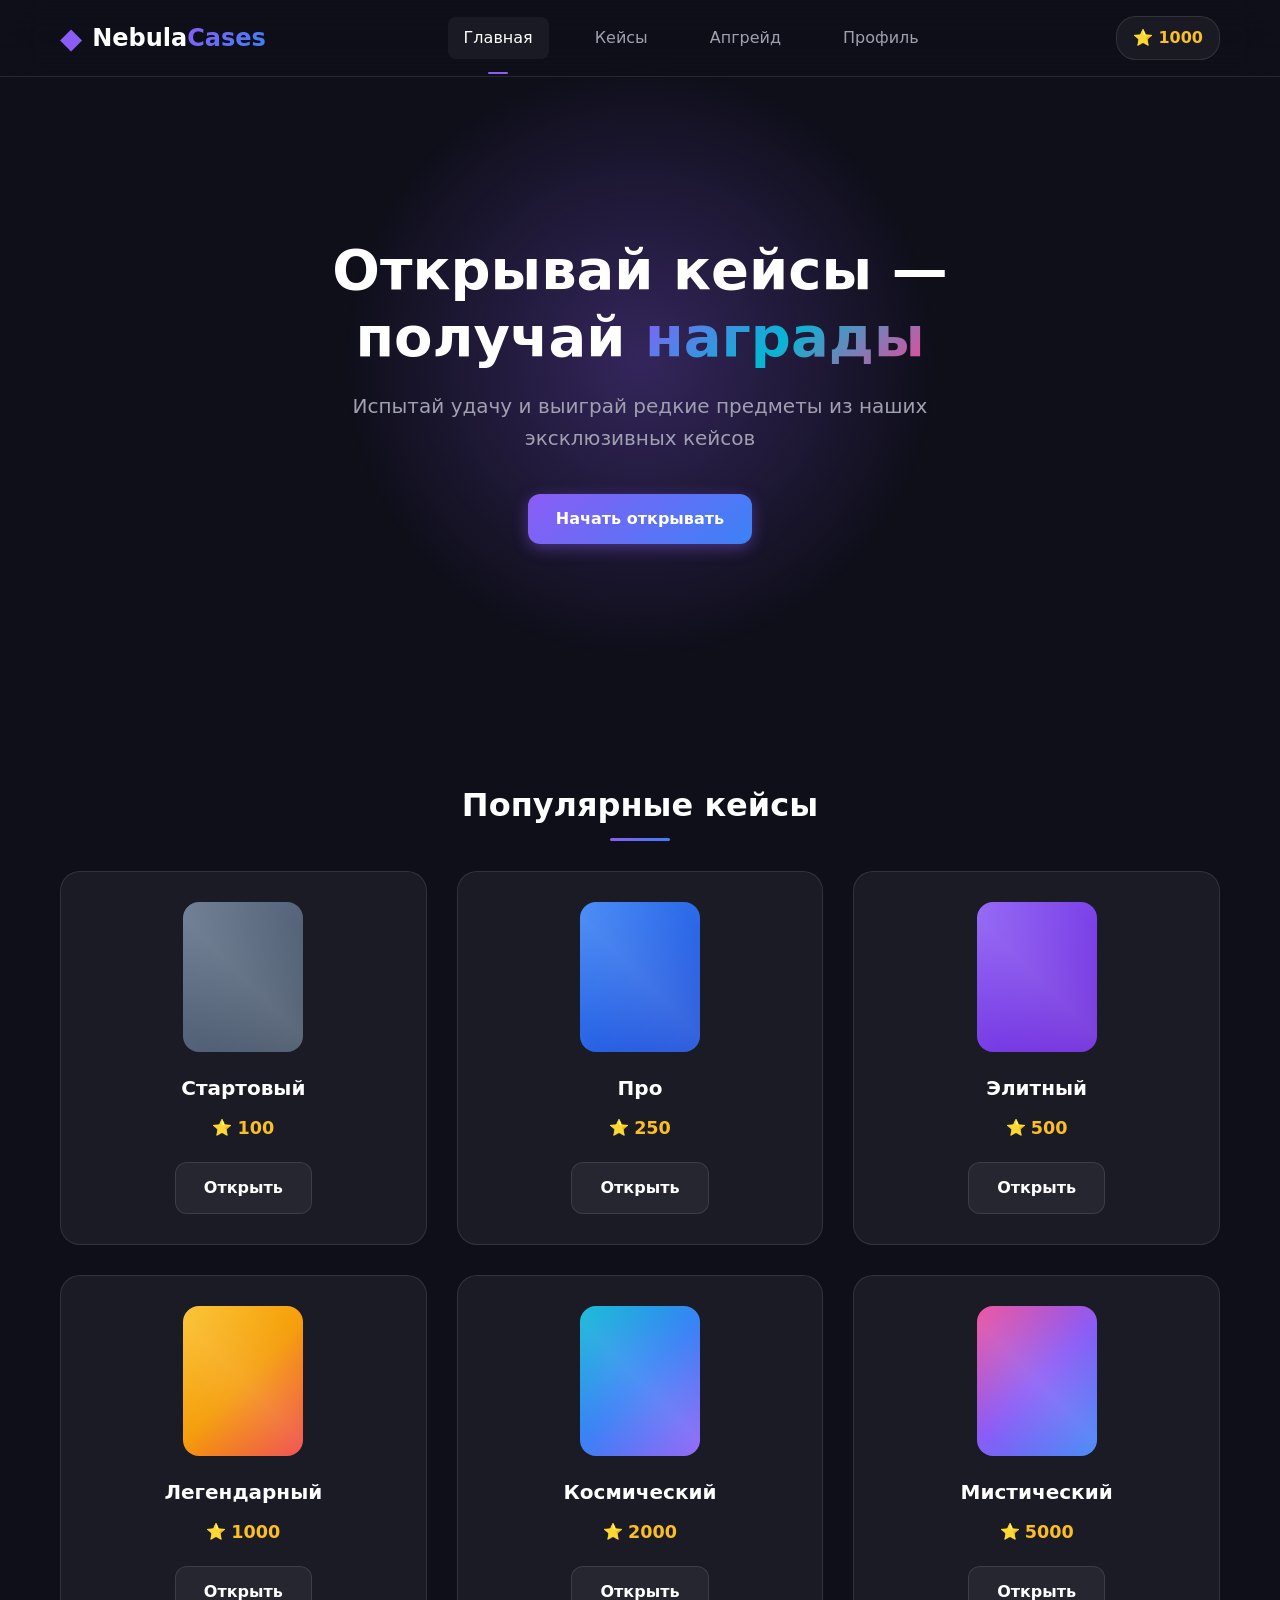
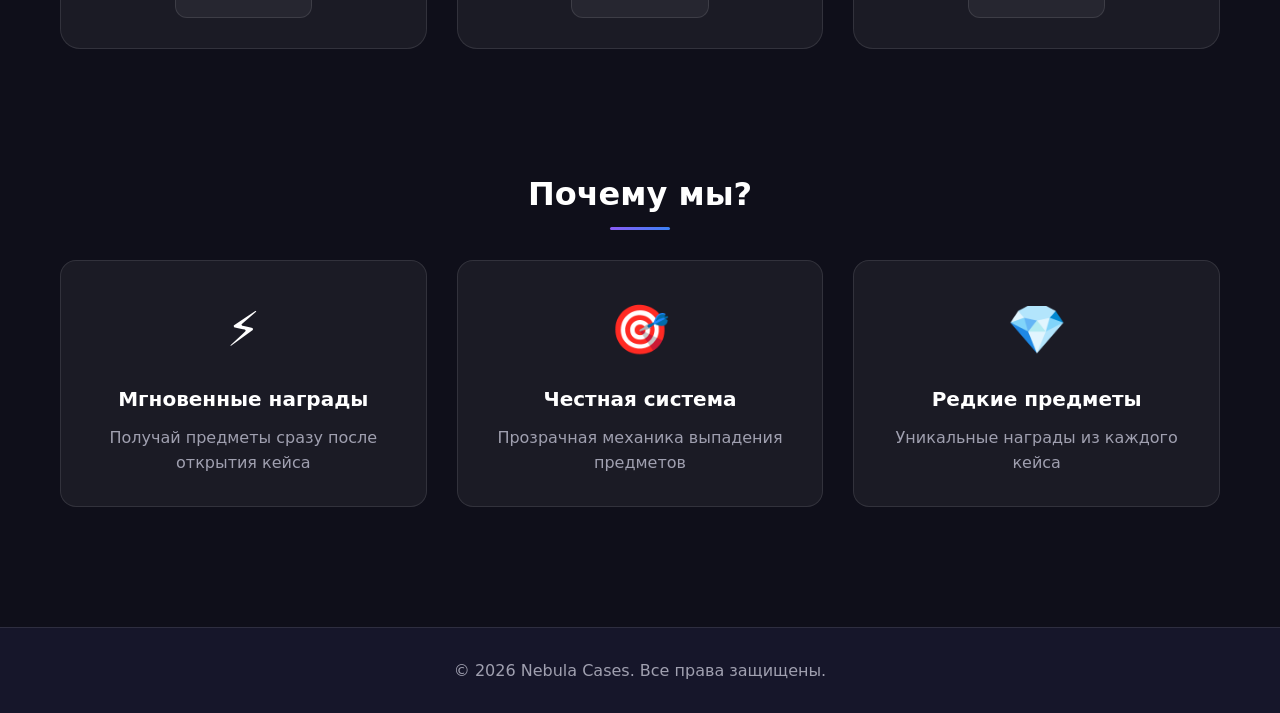
<file: index.html>
<!DOCTYPE html>
<html lang="ru">
<head>
    <meta charset="UTF-8">
    <meta name="viewport" content="width=device-width, initial-scale=1.0">
    <title>Nebula Cases - Открывай кейсы и получай награды</title>
    <link rel="stylesheet" href="style.css">
</head>
<body>
    <header class="header">
        <div class="container">
            <a href="index.html" class="logo">
                <span class="logo-icon">◆</span>
                <span class="logo-text">Nebula<span class="logo-accent">Cases</span></span>
            </a>
            <nav class="nav">
                <a href="index.html" class="nav-link active">Главная</a>
                <a href="cases.html" class="nav-link">Кейсы</a>
                <a href="upgrade.html" class="nav-link">Апгрейд</a>
                <a href="profile.html" class="nav-link">Профиль</a>
            </nav>
            <div class="header-balance">
                <span class="balance-icon">⭐</span>
                <span class="balance-amount" id="headerBalance">1000</span>
            </div>
        </div>
    </header>

    <main>
        <section class="hero">
            <div class="hero-content">
                <h1 class="hero-title">Открывай кейсы — получай <span class="gradient-text">награды</span></h1>
                <p class="hero-subtitle">Испытай удачу и выиграй редкие предметы из наших эксклюзивных кейсов</p>
                <a href="cases.html" class="btn btn-primary btn-glow">Начать открывать</a>
            </div>
            <div class="hero-glow"></div>
        </section>

        <section class="cases-section">
            <div class="container">
                <h2 class="section-title">Популярные кейсы</h2>
                <div class="cases-grid">
                    <div class="case-card" data-case="starter">
                        <div class="case-image">
                            <div class="case-box starter">
                                <div class="case-shine"></div>
                            </div>
                        </div>
                        <h3 class="case-name">Стартовый</h3>
                        <div class="case-price">
                            <span class="price-icon">⭐</span>
                            <span class="price-amount">100</span>
                        </div>
                        <a href="cases.html?case=starter" class="btn btn-case">Открыть</a>
                    </div>

                    <div class="case-card" data-case="pro">
                        <div class="case-image">
                            <div class="case-box pro">
                                <div class="case-shine"></div>
                            </div>
                        </div>
                        <h3 class="case-name">Про</h3>
                        <div class="case-price">
                            <span class="price-icon">⭐</span>
                            <span class="price-amount">250</span>
                        </div>
                        <a href="cases.html?case=pro" class="btn btn-case">Открыть</a>
                    </div>

                    <div class="case-card" data-case="elite">
                        <div class="case-image">
                            <div class="case-box elite">
                                <div class="case-shine"></div>
                            </div>
                        </div>
                        <h3 class="case-name">Элитный</h3>
                        <div class="case-price">
                            <span class="price-icon">⭐</span>
                            <span class="price-amount">500</span>
                        </div>
                        <a href="cases.html?case=elite" class="btn btn-case">Открыть</a>
                    </div>

                    <div class="case-card" data-case="legendary">
                        <div class="case-image">
                            <div class="case-box legendary">
                                <div class="case-shine"></div>
                            </div>
                        </div>
                        <h3 class="case-name">Легендарный</h3>
                        <div class="case-price">
                            <span class="price-icon">⭐</span>
                            <span class="price-amount">1000</span>
                        </div>
                        <a href="cases.html?case=legendary" class="btn btn-case">Открыть</a>
                    </div>

                    <div class="case-card" data-case="cosmic">
                        <div class="case-image">
                            <div class="case-box cosmic">
                                <div class="case-shine"></div>
                            </div>
                        </div>
                        <h3 class="case-name">Космический</h3>
                        <div class="case-price">
                            <span class="price-icon">⭐</span>
                            <span class="price-amount">2000</span>
                        </div>
                        <a href="cases.html?case=cosmic" class="btn btn-case">Открыть</a>
                    </div>

                    <div class="case-card" data-case="mystery">
                        <div class="case-image">
                            <div class="case-box mystery">
                                <div class="case-shine"></div>
                            </div>
                        </div>
                        <h3 class="case-name">Мистический</h3>
                        <div class="case-price">
                            <span class="price-icon">⭐</span>
                            <span class="price-amount">5000</span>
                        </div>
                        <a href="cases.html?case=mystery" class="btn btn-case">Открыть</a>
                    </div>
                </div>
            </div>
        </section>

        <section class="features">
            <div class="container">
                <h2 class="section-title">Почему мы?</h2>
                <div class="features-grid">
                    <div class="feature-card">
                        <div class="feature-icon">⚡</div>
                        <h3>Мгновенные награды</h3>
                        <p>Получай предметы сразу после открытия кейса</p>
                    </div>
                    <div class="feature-card">
                        <div class="feature-icon">🎯</div>
                        <h3>Честная система</h3>
                        <p>Прозрачная механика выпадения предметов</p>
                    </div>
                    <div class="feature-card">
                        <div class="feature-icon">💎</div>
                        <h3>Редкие предметы</h3>
                        <p>Уникальные награды из каждого кейса</p>
                    </div>
                </div>
            </div>
        </section>
    </main>

    <footer class="footer">
        <div class="container">
            <p>&copy; 2026 Nebula Cases. Все права защищены.</p>
        </div>
    </footer>

    <script src="script.js"></script>
</body>
</html>
</file>
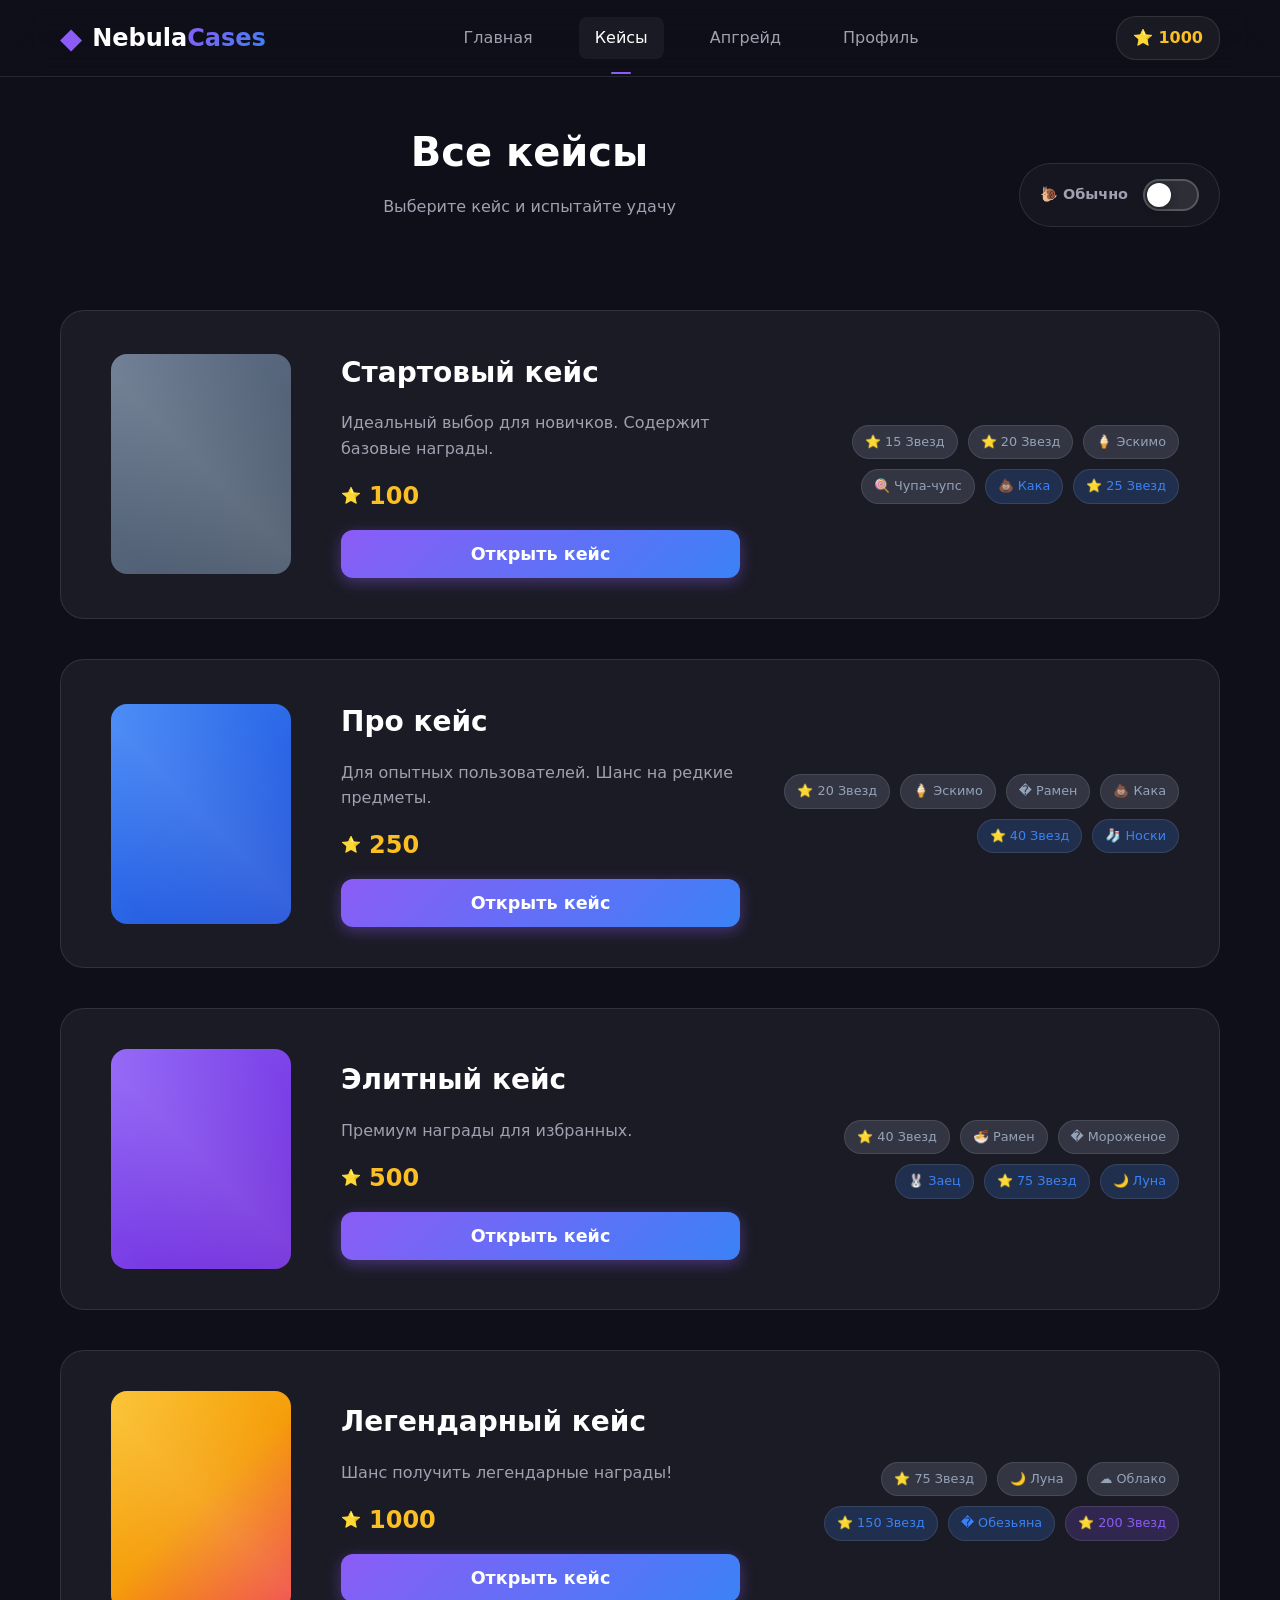
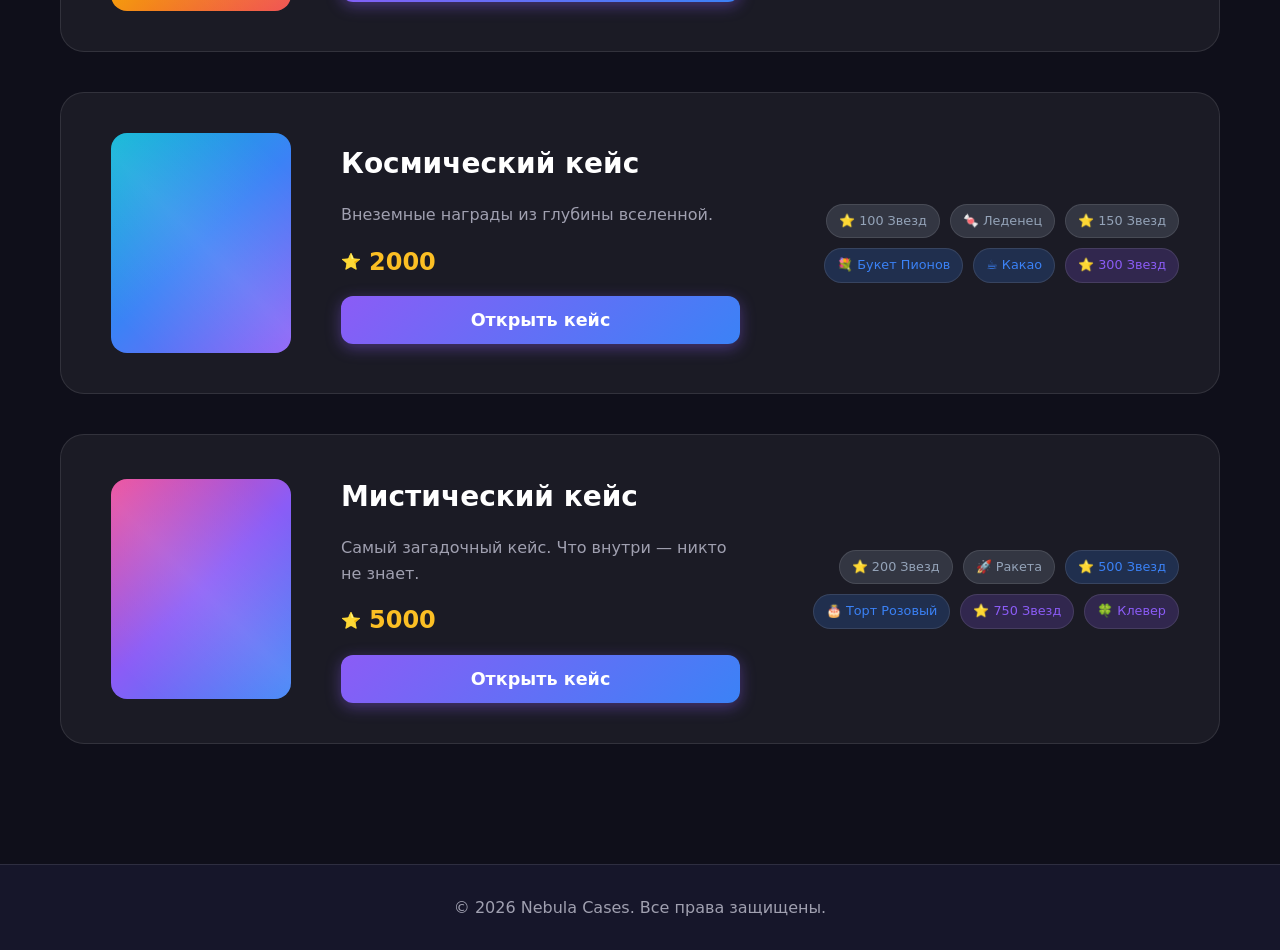
<file: cases.html>
<!DOCTYPE html>
<html lang="ru">
<head>
    <meta charset="UTF-8">
    <meta name="viewport" content="width=device-width, initial-scale=1.0">
    <title>Кейсы - Nebula Cases</title>
    <link rel="stylesheet" href="style.css">
</head>
<body>
    <header class="header">
        <div class="container">
            <a href="index.html" class="logo">
                <span class="logo-icon">◆</span>
                <span class="logo-text">Nebula<span class="logo-accent">Cases</span></span>
            </a>
            <nav class="nav">
                <a href="index.html" class="nav-link">Главная</a>
                <a href="cases.html" class="nav-link active">Кейсы</a>
                <a href="upgrade.html" class="nav-link">Апгрейд</a>
                <a href="profile.html" class="nav-link">Профиль</a>
            </nav>
            <div class="header-balance">
                <span class="balance-icon">⭐</span>
                <span class="balance-amount" id="headerBalance">1000</span>
            </div>
        </div>
    </header>

    <main>
        <section class="cases-page">
            <div class="container">
                <div class="cases-header">
                    <div class="cases-title-section">
                        <h1 class="page-title">Все кейсы</h1>
                        <p class="page-subtitle">Выберите кейс и испытайте удачу</p>
                    </div>
                    <div class="fast-mode-toggle-container">
                        <span class="fast-mode-label" id="fastModeLabel">🐌 Обычно</span>
                        <button class="fast-mode-toggle" id="fastModeToggle" onclick="toggleFastMode()">
                            <span class="toggle-track">
                                <span class="toggle-thumb"></span>
                            </span>
                        </button>
                    </div>
                </div>
                
                <div class="cases-list">
                    <div class="case-detail-card" data-case="starter" data-price="100">
                        <div class="case-detail-image">
                            <div class="case-box starter large">
                                <div class="case-shine"></div>
                            </div>
                        </div>
                        <div class="case-detail-info">
                            <h2 class="case-detail-name">Стартовый кейс</h2>
                            <p class="case-detail-desc">Идеальный выбор для новичков. Содержит базовые награды.</p>
                            <div class="case-detail-price">
                                <span class="price-icon">⭐</span>
                                <span class="price-amount">100</span>
                            </div>
                            <button class="btn btn-primary btn-open" onclick="openCase('starter', 100)">Открыть кейс</button>
                        </div>
                        <div class="case-items-preview" id="items-starter"></div>
                    </div>

                    <div class="case-detail-card" data-case="pro" data-price="250">
                        <div class="case-detail-image">
                            <div class="case-box pro large">
                                <div class="case-shine"></div>
                            </div>
                        </div>
                        <div class="case-detail-info">
                            <h2 class="case-detail-name">Про кейс</h2>
                            <p class="case-detail-desc">Для опытных пользователей. Шанс на редкие предметы.</p>
                            <div class="case-detail-price">
                                <span class="price-icon">⭐</span>
                                <span class="price-amount">250</span>
                            </div>
                            <button class="btn btn-primary btn-open" onclick="openCase('pro', 250)">Открыть кейс</button>
                        </div>
                        <div class="case-items-preview" id="items-pro"></div>
                    </div>

                    <div class="case-detail-card" data-case="elite" data-price="500">
                        <div class="case-detail-image">
                            <div class="case-box elite large">
                                <div class="case-shine"></div>
                            </div>
                        </div>
                        <div class="case-detail-info">
                            <h2 class="case-detail-name">Элитный кейс</h2>
                            <p class="case-detail-desc">Премиум награды для избранных.</p>
                            <div class="case-detail-price">
                                <span class="price-icon">⭐</span>
                                <span class="price-amount">500</span>
                            </div>
                            <button class="btn btn-primary btn-open" onclick="openCase('elite', 500)">Открыть кейс</button>
                        </div>
                        <div class="case-items-preview" id="items-elite"></div>
                    </div>

                    <div class="case-detail-card" data-case="legendary" data-price="1000">
                        <div class="case-detail-image">
                            <div class="case-box legendary large">
                                <div class="case-shine"></div>
                            </div>
                        </div>
                        <div class="case-detail-info">
                            <h2 class="case-detail-name">Легендарный кейс</h2>
                            <p class="case-detail-desc">Шанс получить легендарные награды!</p>
                            <div class="case-detail-price">
                                <span class="price-icon">⭐</span>
                                <span class="price-amount">1000</span>
                            </div>
                            <button class="btn btn-primary btn-open" onclick="openCase('legendary', 1000)">Открыть кейс</button>
                        </div>
                        <div class="case-items-preview" id="items-legendary"></div>
                    </div>

                    <div class="case-detail-card" data-case="cosmic" data-price="2000">
                        <div class="case-detail-image">
                            <div class="case-box cosmic large">
                                <div class="case-shine"></div>
                            </div>
                        </div>
                        <div class="case-detail-info">
                            <h2 class="case-detail-name">Космический кейс</h2>
                            <p class="case-detail-desc">Внеземные награды из глубины вселенной.</p>
                            <div class="case-detail-price">
                                <span class="price-icon">⭐</span>
                                <span class="price-amount">2000</span>
                            </div>
                            <button class="btn btn-primary btn-open" onclick="openCase('cosmic', 2000)">Открыть кейс</button>
                        </div>
                        <div class="case-items-preview" id="items-cosmic"></div>
                    </div>

                    <div class="case-detail-card" data-case="mystery" data-price="5000">
                        <div class="case-detail-image">
                            <div class="case-box mystery large">
                                <div class="case-shine"></div>
                            </div>
                        </div>
                        <div class="case-detail-info">
                            <h2 class="case-detail-name">Мистический кейс</h2>
                            <p class="case-detail-desc">Самый загадочный кейс. Что внутри — никто не знает.</p>
                            <div class="case-detail-price">
                                <span class="price-icon">⭐</span>
                                <span class="price-amount">5000</span>
                            </div>
                            <button class="btn btn-primary btn-open" onclick="openCase('mystery', 5000)">Открыть кейс</button>
                        </div>
                        <div class="case-items-preview" id="items-mystery"></div>
                    </div>
                </div>
            </div>
        </section>
    </main>

    <!-- Case Opening Modal -->
    <div class="modal-overlay" id="caseModal">
        <div class="modal case-modal">
            <button class="modal-close" onclick="closeCaseModal()">&times;</button>
            <h2 class="modal-title">Открытие кейса</h2>
            <div class="roulette-container">
                <div class="roulette-window">
                    <div class="roulette-marker"></div>
                    <div class="roulette-track" id="rouletteTrack"></div>
                </div>
            </div>
            <div class="modal-result" id="modalResult"></div>
        </div>
    </div>

    <!-- Win Modal -->
    <div class="modal-overlay" id="winModal">
        <div class="modal win-modal">
            <button class="modal-close" onclick="closeWinModal()">&times;</button>
            <div class="win-content">
                <div class="win-glow"></div>
                <h2 class="win-title">🎉 Поздравляем!</h2>
                <p class="win-subtitle">Вы выиграли:</p>
                <div class="win-item" id="winItem"></div>
                <button class="btn btn-primary" onclick="closeWinModal()">Забрать</button>
            </div>
        </div>
    </div>

    <footer class="footer">
        <div class="container">
            <p>&copy; 2026 Nebula Cases. Все права защищены.</p>
        </div>
    </footer>

    <div class="toast-container" id="toastContainer"></div>

    <script src="script.js"></script>
</body>
</html>
</file>
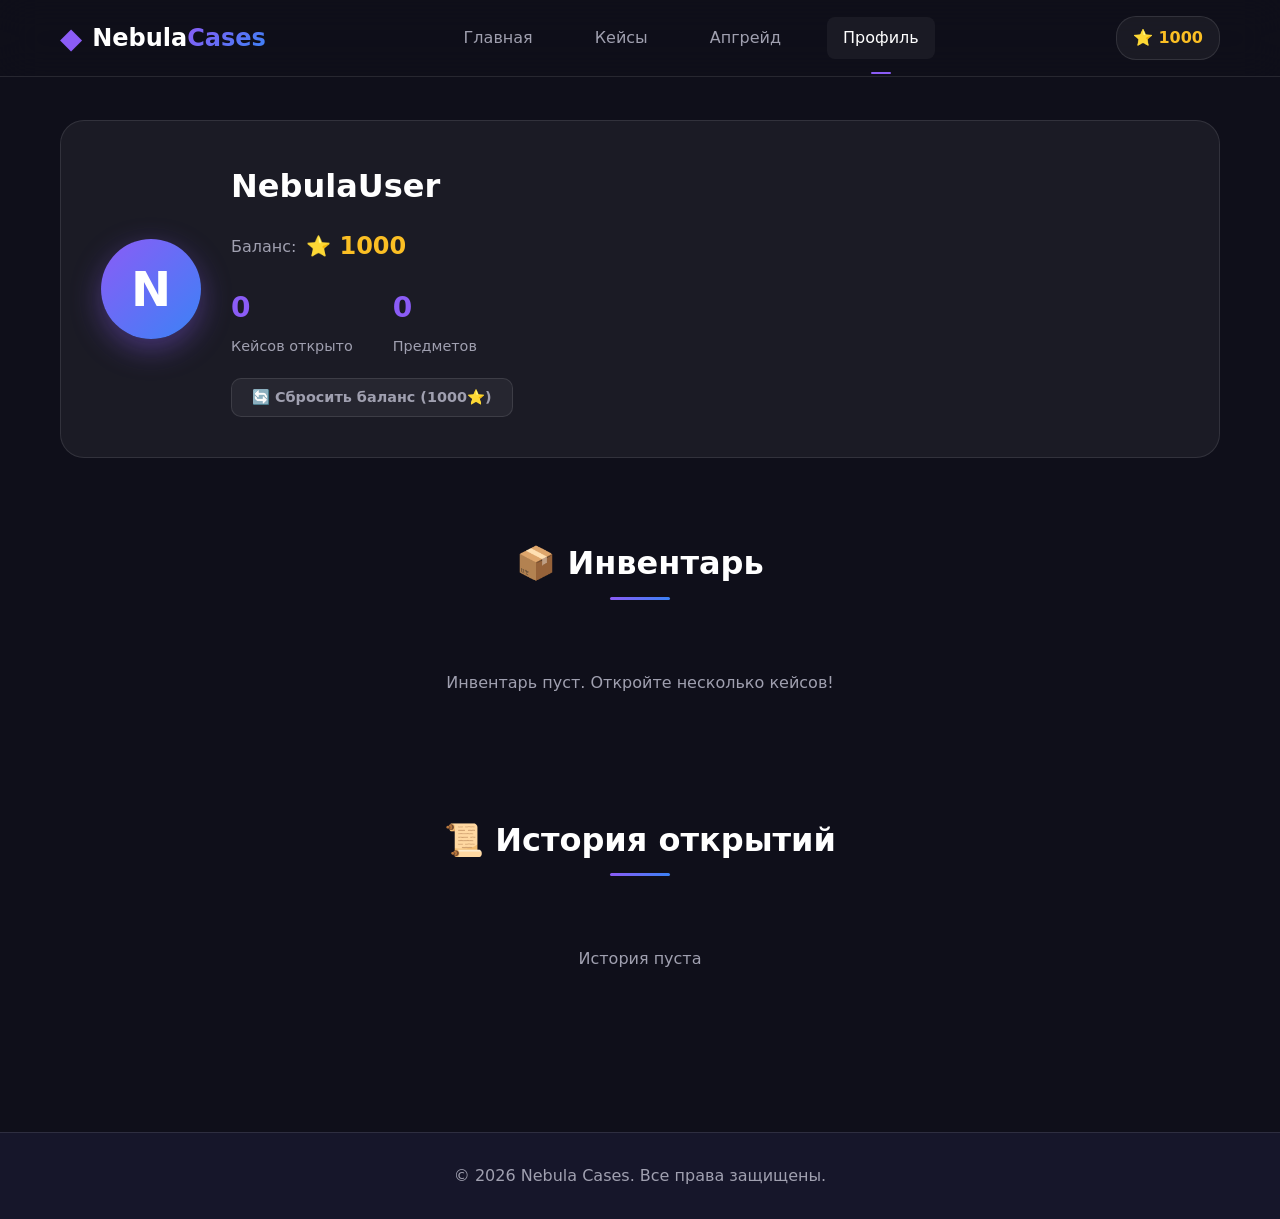
<file: profile.html>
<!DOCTYPE html>
<html lang="ru">
<head>
    <meta charset="UTF-8">
    <meta name="viewport" content="width=device-width, initial-scale=1.0">
    <title>Профиль - Nebula Cases</title>
    <link rel="stylesheet" href="style.css">
</head>
<body>
    <header class="header">
        <div class="container">
            <a href="index.html" class="logo">
                <span class="logo-icon">◆</span>
                <span class="logo-text">Nebula<span class="logo-accent">Cases</span></span>
            </a>
            <nav class="nav">
                <a href="index.html" class="nav-link">Главная</a>
                <a href="cases.html" class="nav-link">Кейсы</a>
                <a href="upgrade.html" class="nav-link">Апгрейд</a>
                <a href="profile.html" class="nav-link active">Профиль</a>
            </nav>
            <div class="header-balance">
                <span class="balance-icon">⭐</span>
                <span class="balance-amount" id="headerBalance">1000</span>
            </div>
        </div>
    </header>

    <main>
        <section class="profile-section">
            <div class="container">
                <div class="profile-card">
                    <div class="profile-avatar">
                        <div class="avatar-circle">
                            <span class="avatar-letter">N</span>
                        </div>
                    </div>
                    <div class="profile-info">
                        <h1 class="profile-name">NebulaUser</h1>
                        <div class="profile-balance">
                            <span class="balance-label">Баланс:</span>
                            <span class="balance-value">
                                <span class="balance-icon-large">⭐</span>
                                <span id="profileBalance">1000</span>
                            </span>
                        </div>
                        <div class="profile-stats">
                            <div class="stat">
                                <span class="stat-value" id="casesOpened">0</span>
                                <span class="stat-label">Кейсов открыто</span>
                            </div>
                            <div class="stat">
                                <span class="stat-value" id="totalItems">0</span>
                                <span class="stat-label">Предметов</span>
                            </div>
                        </div>
                        <button class="btn btn-reset" onclick="resetBalance()">🔄 Сбросить баланс (1000⭐)</button>
                    </div>
                </div>
            </div>
        </section>

        <section class="inventory-section">
            <div class="container">
                <h2 class="section-title">📦 Инвентарь</h2>
                <div class="inventory-grid" id="inventoryGrid">
                    <p class="empty-inventory" id="emptyInventory">Инвентарь пуст. Откройте несколько кейсов!</p>
                </div>
            </div>
        </section>

        <section class="history-section">
            <div class="container">
                <h2 class="section-title">📜 История открытий</h2>
                <div class="history-list" id="historyList">
                    <p class="empty-history" id="emptyHistory">История пуста</p>
                </div>
            </div>
        </section>
    </main>

    <footer class="footer">
        <div class="container">
            <p>&copy; 2026 Nebula Cases. Все права защищены.</p>
        </div>
    </footer>

    <div class="toast-container" id="toastContainer"></div>

    <script src="script.js"></script>
</body>
</html>
</file>
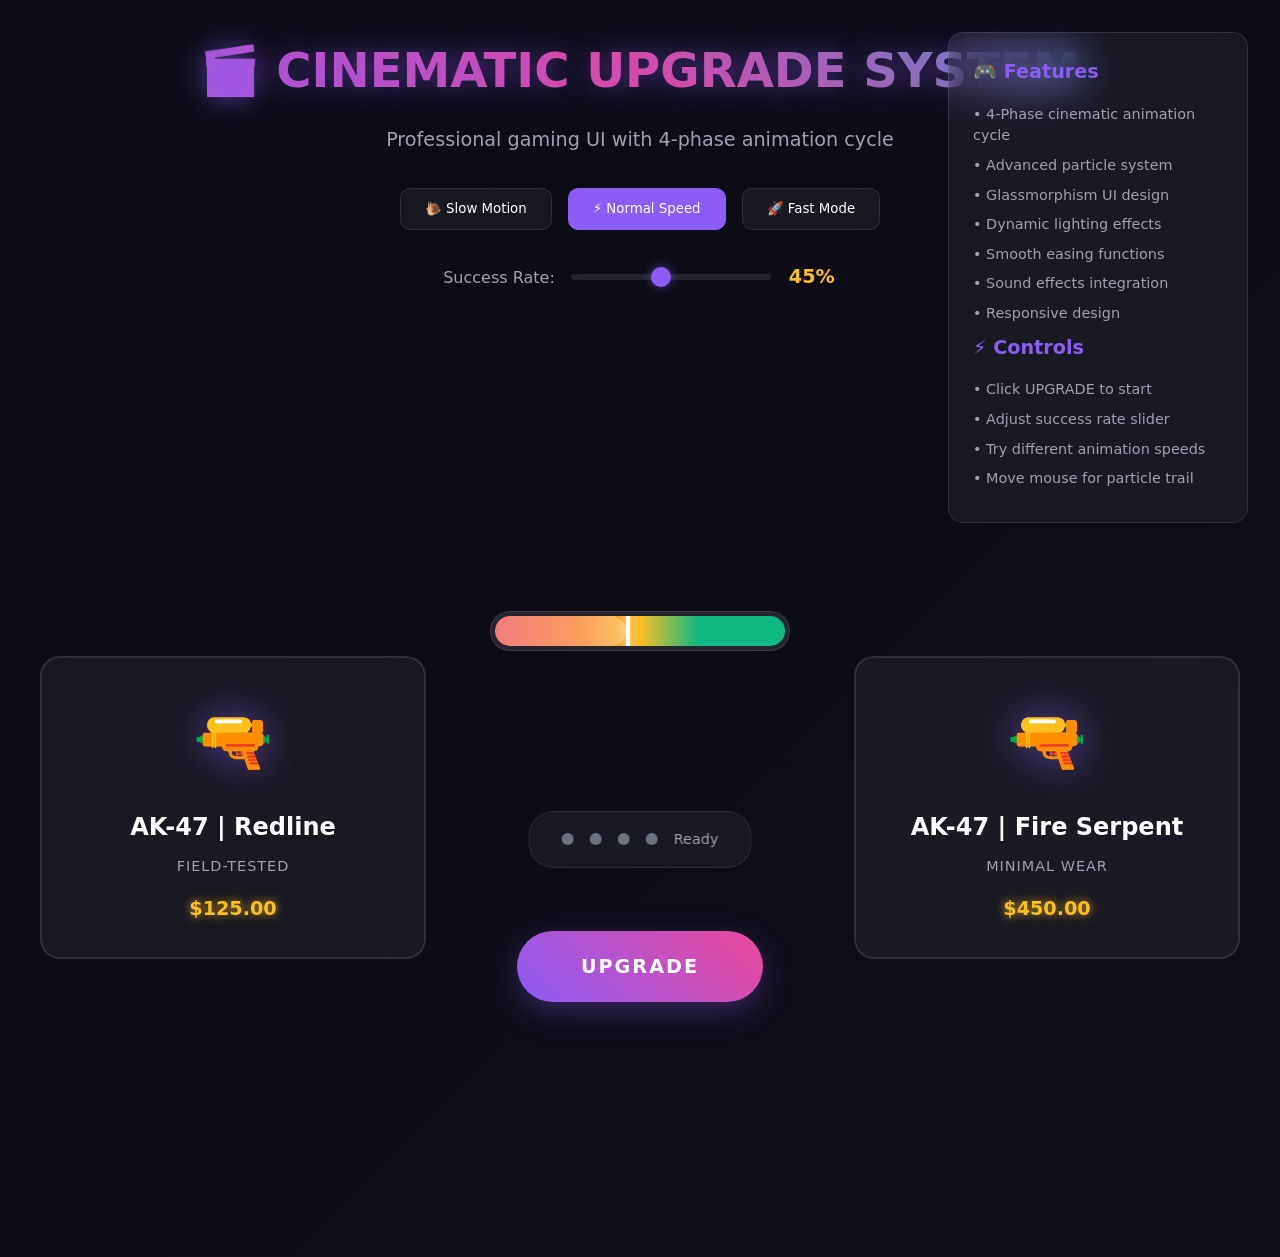
<file: upgrade-cinematic-demo.html>
<!DOCTYPE html>
<html lang="ru">
<head>
    <meta charset="UTF-8">
    <meta name="viewport" content="width=device-width, initial-scale=1.0">
    <title>🎬 Cinematic Upgrade System Demo</title>
    <link rel="stylesheet" href="style.css">
    <link rel="stylesheet" href="upgrade-cinematic.css">
    <style>
        /* Demo specific styles */
        .demo-header {
            text-align: center;
            padding: 2rem 0;
            position: relative;
            z-index: 10;
        }
        
        .demo-title {
            font-size: 3rem;
            font-weight: 900;
            background: linear-gradient(45deg, var(--neon-purple), var(--neon-pink), var(--neon-cyan));
            -webkit-background-clip: text;
            -webkit-text-fill-color: transparent;
            background-clip: text;
            margin-bottom: 1rem;
            text-shadow: 0 0 30px var(--glow-purple);
        }
        
        .demo-subtitle {
            font-size: 1.2rem;
            color: var(--text-secondary);
            margin-bottom: 2rem;
        }
        
        .demo-controls {
            display: flex;
            justify-content: center;
            gap: 1rem;
            margin-bottom: 2rem;
            flex-wrap: wrap;
        }
        
        .control-button {
            padding: 0.8rem 1.5rem;
            background: var(--bg-glass);
            border: 1px solid var(--border-glass);
            border-radius: 10px;
            color: var(--text-primary);
            cursor: pointer;
            transition: all 0.3s var(--ease-smooth);
            backdrop-filter: blur(10px);
        }
        
        .control-button:hover {
            background: var(--bg-glass-strong);
            border-color: var(--neon-purple);
            transform: translateY(-2px);
        }
        
        .control-button.active {
            background: var(--neon-purple);
            border-color: var(--neon-purple);
        }
        
        .success-rate-control {
            display: flex;
            align-items: center;
            gap: 1rem;
            justify-content: center;
            margin-bottom: 2rem;
        }
        
        .rate-slider {
            width: 200px;
            height: 6px;
            background: var(--bg-glass-strong);
            border-radius: 3px;
            outline: none;
            -webkit-appearance: none;
        }
        
        .rate-slider::-webkit-slider-thumb {
            -webkit-appearance: none;
            width: 20px;
            height: 20px;
            background: var(--neon-purple);
            border-radius: 50%;
            cursor: pointer;
            box-shadow: 0 0 10px var(--glow-purple);
        }
        
        .rate-value {
            font-size: 1.2rem;
            font-weight: 600;
            color: var(--neon-gold);
            min-width: 50px;
        }
        
        .demo-info {
            position: fixed;
            top: 2rem;
            right: 2rem;
            background: var(--bg-glass);
            border: 1px solid var(--border-glass);
            border-radius: 15px;
            padding: 1.5rem;
            backdrop-filter: blur(20px);
            max-width: 300px;
            z-index: 100;
        }
        
        .demo-info h3 {
            color: var(--neon-purple);
            margin-bottom: 1rem;
            font-size: 1.2rem;
        }
        
        .demo-info p {
            color: var(--text-secondary);
            font-size: 0.9rem;
            line-height: 1.5;
            margin-bottom: 0.5rem;
        }
        
        .phase-indicator {
            position: fixed;
            bottom: 2rem;
            left: 50%;
            transform: translateX(-50%);
            background: var(--bg-glass);
            border: 1px solid var(--border-glass);
            border-radius: 25px;
            padding: 1rem 2rem;
            backdrop-filter: blur(20px);
            display: flex;
            gap: 1rem;
            align-items: center;
            z-index: 100;
        }
        
        .phase-dot {
            width: 12px;
            height: 12px;
            border-radius: 50%;
            background: var(--text-muted);
            transition: all 0.3s var(--ease-smooth);
        }
        
        .phase-dot.active {
            background: var(--neon-purple);
            box-shadow: 0 0 15px var(--glow-purple);
            transform: scale(1.3);
        }
        
        .phase-label {
            color: var(--text-secondary);
            font-size: 0.9rem;
            font-weight: 500;
        }
        
        @media (max-width: 768px) {
            .demo-info {
                position: relative;
                top: auto;
                right: auto;
                margin: 2rem auto;
                max-width: none;
            }
            
            .demo-title {
                font-size: 2rem;
            }
            
            .demo-controls {
                flex-direction: column;
                align-items: center;
            }
        }
    </style>
</head>
<body>
    <div class="demo-header">
        <h1 class="demo-title">🎬 CINEMATIC UPGRADE SYSTEM</h1>
        <p class="demo-subtitle">Professional gaming UI with 4-phase animation cycle</p>
        
        <div class="demo-controls">
            <button class="control-button" onclick="setAnimationSpeed(0.5)">🐌 Slow Motion</button>
            <button class="control-button active" onclick="setAnimationSpeed(1)">⚡ Normal Speed</button>
            <button class="control-button" onclick="setAnimationSpeed(2)">🚀 Fast Mode</button>
        </div>
        
        <div class="success-rate-control">
            <label style="color: var(--text-secondary);">Success Rate:</label>
            <input type="range" class="rate-slider" id="successRateSlider" min="5" max="95" value="45" oninput="updateSuccessRate(this.value)">
            <span class="rate-value" id="rateValue">45%</span>
        </div>
    </div>

    <!-- Particle Canvas -->
    <canvas id="particleCanvas" class="particle-canvas"></canvas>
    
    <!-- Overlay for dimming effect -->
    <div id="upgradeOverlay" class="upgrade-overlay"></div>
    
    <!-- Main Upgrade Container -->
    <div class="upgrade-container" id="upgradeContainer">
        <!-- Items Section -->
        <div class="items-section">
            <!-- Current Item (Left) -->
            <div class="item-slot current-item" id="currentItem">
                <div class="item-glow"></div>
                <div class="item-content">
                    <div class="item-icon">🔫</div>
                    <div class="item-name">AK-47 | Redline</div>
                    <div class="item-rarity">Field-Tested</div>
                    <div class="item-value">$125.00</div>
                </div>
                <div class="item-particles"></div>
            </div>
            
            <!-- Upgrade Zone (Center) -->
            <div class="upgrade-zone">
                <div class="upgrade-meter-container">
                    <div class="upgrade-meter" id="upgradeMeter">
                        <div class="meter-fill" id="meterFill"></div>
                        <div class="meter-pointer" id="meterPointer"></div>
                    </div>
                    <div class="success-rate" id="successRate">45%</div>
                </div>
                
                <div class="upgrade-energy" id="upgradeEnergy">
                    <div class="energy-core"></div>
                    <div class="energy-ring"></div>
                    <div class="energy-sparks"></div>
                </div>
                
                <div class="upgrade-button-container">
                    <button class="upgrade-button" id="upgradeButton">
                        <span class="button-text">UPGRADE</span>
                        <span class="button-glow"></span>
                        <span class="button-particles"></span>
                    </button>
                </div>
            </div>
            
            <!-- Target Item (Right) -->
            <div class="item-slot target-item" id="targetItem">
                <div class="item-glow"></div>
                <div class="item-content">
                    <div class="item-icon">🔫</div>
                    <div class="item-name">AK-47 | Fire Serpent</div>
                    <div class="item-rarity">Minimal Wear</div>
                    <div class="item-value">$450.00</div>
                </div>
                <div class="item-particles"></div>
            </div>
        </div>
        
        <!-- Result Effects -->
        <div class="result-effects" id="resultEffects">
            <div class="success-effect" id="successEffect">
                <div class="success-flash"></div>
                <div class="success-confetti"></div>
                <div class="success-text">SUCCESS!</div>
            </div>
            
            <div class="fail-effect" id="failEffect">
                <div class="fail-flash"></div>
                <div class="fail-shatter"></div>
                <div class="fail-text">FAILED</div>
            </div>
        </div>
        
        <!-- Status Text -->
        <div class="upgrade-status" id="upgradeStatus">
            <div class="status-preparation">Preparing upgrade...</div>
            <div class="status-charging">Charging energy...</div>
            <div class="status-tension">Almost there...</div>
            <div class="status-result" id="statusResult"></div>
        </div>
    </div>
    
    <!-- Phase Indicator -->
    <div class="phase-indicator">
        <div class="phase-dot" id="phase1"></div>
        <div class="phase-dot" id="phase2"></div>
        <div class="phase-dot" id="phase3"></div>
        <div class="phase-dot" id="phase4"></div>
        <span class="phase-label" id="phaseLabel">Ready</span>
    </div>
    
    <!-- Demo Info -->
    <div class="demo-info">
        <h3>🎮 Features</h3>
        <p>• 4-Phase cinematic animation cycle</p>
        <p>• Advanced particle system</p>
        <p>• Glassmorphism UI design</p>
        <p>• Dynamic lighting effects</p>
        <p>• Smooth easing functions</p>
        <p>• Sound effects integration</p>
        <p>• Responsive design</p>
        
        <h3>⚡ Controls</h3>
        <p>• Click UPGRADE to start</p>
        <p>• Adjust success rate slider</p>
        <p>• Try different animation speeds</p>
        <p>• Move mouse for particle trail</p>
    </div>
    
    <!-- Sound Effects -->
    <audio id="chargingSound" preload="auto">
        <source src="[data-uri]" type="audio/wav">
    </audio>
    <audio id="successSound" preload="auto">
        <source src="[data-uri]" type="audio/wav">
    </audio>
    <audio id="failSound" preload="auto">
        <source src="[data-uri]" type="audio/wav">
    </audio>
    
    <script src="upgrade-cinematic.js"></script>
    <script>
        // Demo-specific functionality
        let currentPhase = 0;
        
        function setAnimationSpeed(speed) {
            // Update button states
            document.querySelectorAll('.control-button').forEach(btn => {
                btn.classList.remove('active');
            });
            event.target.classList.add('active');
            
            // Update animation speed in the upgrade system
            if (window.upgradeSystem) {
                window.upgradeSystem.animationSpeed = speed;
            }
        }
        
        function updateSuccessRate(value) {
            document.getElementById('rateValue').textContent = value + '%';
            document.getElementById('successRate').textContent = value + '%';
            
            if (window.upgradeSystem) {
                window.upgradeSystem.successRate = parseInt(value);
            }
        }
        
        // Phase indicator updates
        function updatePhaseIndicator(phase, label) {
            // Reset all dots
            document.querySelectorAll('.phase-dot').forEach(dot => {
                dot.classList.remove('active');
            });
            
            // Activate current phase
            if (phase >= 1 && phase <= 4) {
                document.getElementById(`phase${phase}`).classList.add('active');
            }
            
            // Update label
            document.getElementById('phaseLabel').textContent = label;
        }
        
        // Override the upgrade system methods to add demo features
        document.addEventListener('DOMContentLoaded', () => {
            const originalStartUpgrade = window.upgradeSystem.startUpgrade;
            
            window.upgradeSystem.startUpgrade = async function() {
                updatePhaseIndicator(1, 'Preparation');
                await originalStartUpgrade.call(this);
            };
            
            // Hook into phase transitions
            const originalPhasePreparation = window.upgradeSystem.phasePreparation;
            window.upgradeSystem.phasePreparation = async function() {
                updatePhaseIndicator(1, 'Preparation');
                await originalPhasePreparation.call(this);
                updatePhaseIndicator(2, 'Charging');
            };
            
            const originalPhaseCharging = window.upgradeSystem.phaseCharging;
            window.upgradeSystem.phaseCharging = async function() {
                updatePhaseIndicator(2, 'Charging');
                await originalPhaseCharging.call(this);
                updatePhaseIndicator(3, 'Tension Peak');
            };
            
            const originalPhaseTensionPeak = window.upgradeSystem.phaseTensionPeak;
            window.upgradeSystem.phaseTensionPeak = async function() {
                updatePhaseIndicator(3, 'Tension Peak');
                await originalPhaseTensionPeak.call(this);
                updatePhaseIndicator(4, 'Result');
            };
            
            const originalResetSystem = window.upgradeSystem.resetSystem;
            window.upgradeSystem.resetSystem = function() {
                updatePhaseIndicator(0, 'Ready');
                originalResetSystem.call(this);
            };
        });
        
        // Add keyboard shortcuts
        document.addEventListener('keydown', (e) => {
            if (e.code === 'Space') {
                e.preventDefault();
                document.getElementById('upgradeButton').click();
            } else if (e.code === 'Digit1') {
                setAnimationSpeed(0.5);
            } else if (e.code === 'Digit2') {
                setAnimationSpeed(1);
            } else if (e.code === 'Digit3') {
                setAnimationSpeed(2);
            }
        });
    </script>
</body>
</html>
</file>
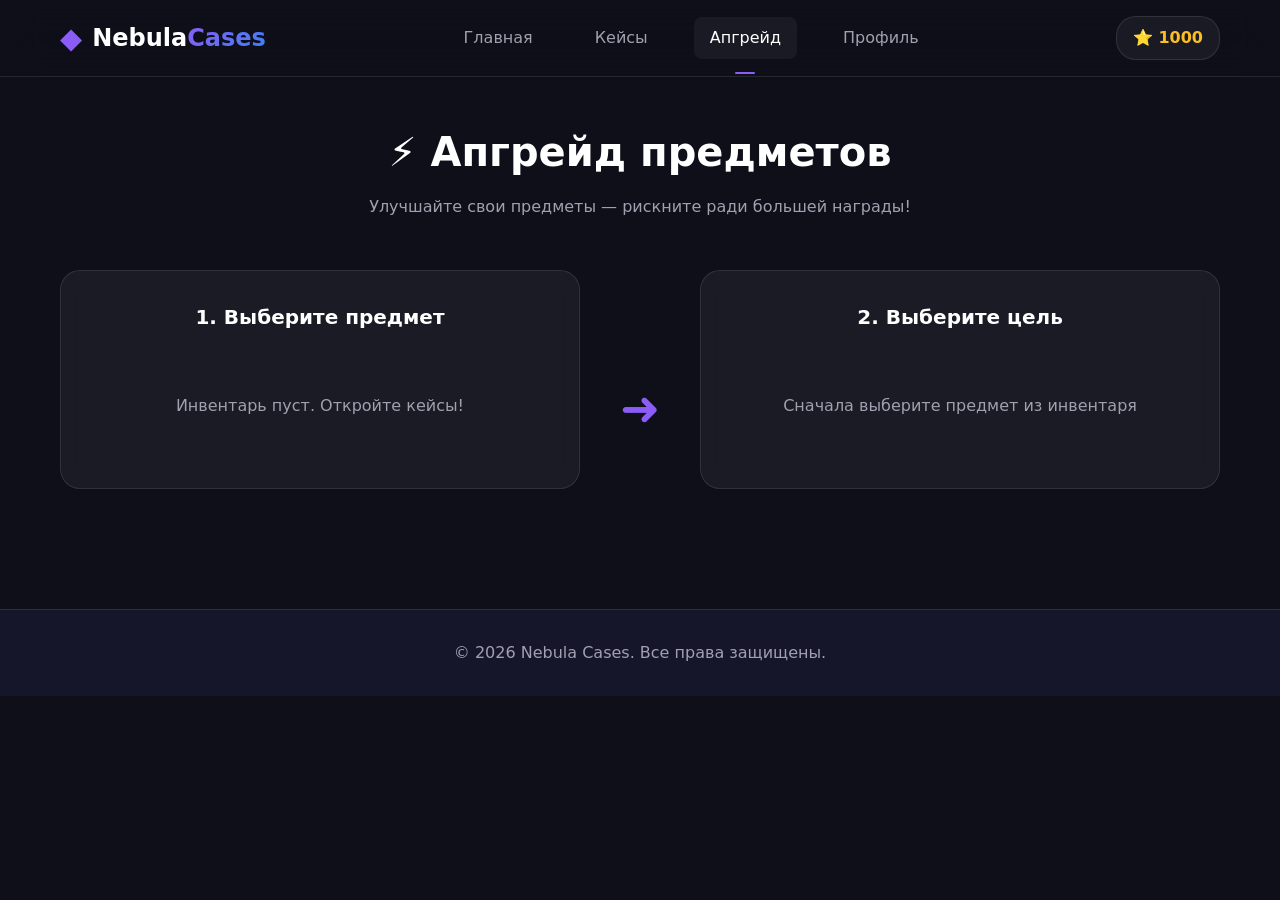
<file: upgrade.html>
<!DOCTYPE html>
<html lang="ru">
<head>
    <meta charset="UTF-8">
    <meta name="viewport" content="width=device-width, initial-scale=1.0">
    <title>Апгрейд - Nebula Cases</title>
    <link rel="stylesheet" href="style.css">
</head>
<body>
    <header class="header">
        <div class="container">
            <a href="index.html" class="logo">
                <span class="logo-icon">◆</span>
                <span class="logo-text">Nebula<span class="logo-accent">Cases</span></span>
            </a>
            <nav class="nav">
                <a href="index.html" class="nav-link">Главная</a>
                <a href="cases.html" class="nav-link">Кейсы</a>
                <a href="upgrade.html" class="nav-link active">Апгрейд</a>
                <a href="profile.html" class="nav-link">Профиль</a>
            </nav>
            <div class="header-balance">
                <span class="balance-icon">⭐</span>
                <span class="balance-amount" id="headerBalance">1000</span>
            </div>
        </div>
    </header>

    <main>
        <section class="upgrade-section">
            <div class="container">
                <h1 class="page-title">⚡ Апгрейд предметов</h1>
                <p class="page-subtitle">Улучшайте свои предметы — рискните ради большей награды!</p>

                <div class="upgrade-layout">
                    <!-- Выбор предмета из инвентаря -->
                    <div class="upgrade-block">
                        <h2 class="upgrade-title">1. Выберите предмет</h2>
                        <div class="upgrade-inventory" id="upgradeInventory">
                            <p class="empty-text">Инвентарь пуст. Откройте кейсы!</p>
                        </div>
                    </div>

                    <!-- Стрелка -->
                    <div class="upgrade-arrow">
                        <span class="arrow-icon">➜</span>
                    </div>

                    <!-- Выбор целевого предмета -->
                    <div class="upgrade-block">
                        <h2 class="upgrade-title">2. Выберите цель</h2>
                        <div class="upgrade-targets" id="upgradeTargets">
                            <p class="empty-text">Сначала выберите предмет из инвентаря</p>
                        </div>
                    </div>
                </div>

                <!-- Шанс и кнопка -->
                <div class="upgrade-action" id="upgradeAction" style="display: none;">
                    <div class="chance-display">
                        <span class="chance-label">Шанс успеха:</span>
                        <span class="chance-value" id="chanceValue">0%</span>
                    </div>
                    <button class="btn btn-primary btn-upgrade" id="upgradeBtn" onclick="startUpgrade()">
                        ⚡ Апгрейд
                    </button>
                </div>
            </div>
        </section>
    </main>

    <!-- Premium Upgrade Animation Modal -->
    <div class="modal-overlay upgrade-premium-overlay" id="upgradeModal">
        <div class="upgrade-premium-modal">
            <!-- Background Effects -->
            <div class="upgrade-bg-glow"></div>
            <canvas class="upgrade-particles" id="upgradeParticles"></canvas>
            
            <!-- Header -->
            <div class="upgrade-premium-header">
                <span class="upgrade-badge">UPGRADE</span>
                <h2 class="upgrade-premium-title">Risk & Reward</h2>
            </div>
            
            <!-- Main Content -->
            <div class="upgrade-premium-content">
                <!-- Left: Old Item -->
                <div class="upgrade-item-box old-item" id="upgradeFromBox">
                    <div class="item-glow old-glow"></div>
                    <div class="upgrade-from-item" id="upgradeFromItem"></div>
                    <div class="item-price old-price" id="upgradeFromPrice">0⭐</div>
                    <div class="item-label">CURRENT</div>
                </div>
                
                <!-- Center: VS + Chance -->
                <div class="upgrade-center-section">
                    <div class="vs-ring" id="vsRing">
                        <span class="vs-text">VS</span>
                        <svg class="vs-progress" viewBox="0 0 100 100">
                            <defs>
                                <linearGradient id="vsGradient" x1="0%" y1="0%" x2="100%" y2="0%">
                                    <stop offset="0%" style="stop-color:#22c55e;stop-opacity:1" />
                                    <stop offset="50%" style="stop-color:#fbbf24;stop-opacity:1" />
                                    <stop offset="100%" style="stop-color:#ef4444;stop-opacity:1" />
                                </linearGradient>
                            </defs>
                            <circle class="vs-progress-bg" cx="50" cy="50" r="45"/>
                            <circle class="vs-progress-fill" id="vsProgressFill" cx="50" cy="50" r="45"/>
                        </svg>
                    </div>
                    
                    <div class="chance-display" id="chanceDisplay">
                        <span class="chance-value" id="modalChance">0%</span>
                        <span class="chance-label">SUCCESS CHANCE</span>
                    </div>
                </div>
                
                <!-- Right: New Item -->
                <div class="upgrade-item-box new-item" id="upgradeToBox">
                    <div class="item-glow new-glow"></div>
                    <div class="upgrade-to-item" id="upgradeToItem"></div>
                    <div class="item-price new-price" id="upgradeToPrice">0⭐</div>
                    <div class="item-label">TARGET</div>
                </div>
            </div>
            
            <!-- Progress Bar -->
            <div class="upgrade-progress-container">
                <div class="upgrade-progress-track">
                    <div class="upgrade-progress-fill" id="upgradeProgressFill"></div>
                    <div class="upgrade-progress-marker" id="upgradeProgressMarker"></div>
                </div>
                <div class="upgrade-status-text" id="upgradeStatus">Initializing...</div>
            </div>
        </div>
    </div>

    <!-- Premium Result Modal -->
    <div class="modal-overlay result-premium-overlay" id="upgradeResultModal">
        <div class="result-premium-modal">
            <canvas class="result-particles" id="resultParticles"></canvas>
            <div class="result-content" id="upgradeResultContent">
                <!-- Динамически заполняется -->
            </div>
        </div>
    </div>

    <footer class="footer">
        <div class="container">
            <p>&copy; 2026 Nebula Cases. Все права защищены.</p>
        </div>
    </footer>

    <div class="toast-container" id="toastContainer"></div>

    <script src="script.js"></script>
</body>
</html>
</file>
<file: style.css>
/* ==================== VARIABLES ==================== */
:root {
    --bg-primary: #0f0f1a;
    --bg-secondary: #16162a;
    --bg-card: rgba(255, 255, 255, 0.05);
    --text-primary: #ffffff;
    --text-secondary: #a0a0b0;
    --accent-purple: #8b5cf6;
    --accent-blue: #3b82f6;
    --accent-cyan: #06b6d4;
    --accent-pink: #ec4899;
    --accent-orange: #f97316;
    --accent-gold: #fbbf24;
    --border-glass: rgba(255, 255, 255, 0.1);
    --shadow-glow: rgba(139, 92, 246, 0.3);
    --transition-fast: 0.2s ease;
    --transition-medium: 0.3s ease;
    --transition-slow: 0.5s ease;
}

/* ==================== RESET ==================== */
* {
    margin: 0;
    padding: 0;
    box-sizing: border-box;
}

html {
    scroll-behavior: smooth;
}

body {
    font-family: 'Segoe UI', system-ui, -apple-system, sans-serif;
    background: var(--bg-primary);
    color: var(--text-primary);
    min-height: 100vh;
    line-height: 1.6;
    -webkit-tap-highlight-color: transparent;
    touch-action: manipulation;
    overscroll-behavior: none;
}

a {
    text-decoration: none;
    color: inherit;
}

button {
    border: none;
    background: none;
    cursor: pointer;
    font-family: inherit;
}

.container {
    max-width: 1200px;
    margin: 0 auto;
    padding: 0 20px;
}

/* ==================== HEADER ==================== */
.header {
    position: fixed;
    top: 0;
    left: 0;
    right: 0;
    z-index: 1000;
    background: rgba(15, 15, 26, 0.8);
    backdrop-filter: blur(20px);
    border-bottom: 1px solid var(--border-glass);
    padding-top: env(safe-area-inset-top, 0);
}

.header .container {
    display: flex;
    align-items: center;
    justify-content: space-between;
    padding: 15px 20px;
}

.logo {
    display: flex;
    align-items: center;
    gap: 10px;
    font-size: 1.5rem;
    font-weight: 700;
}

.logo-icon {
    color: var(--accent-purple);
    font-size: 1.8rem;
    animation: pulse 2s infinite;
}

.logo-text {
    color: var(--text-primary);
}

.logo-accent {
    background: linear-gradient(135deg, var(--accent-purple), var(--accent-blue));
    -webkit-background-clip: text;
    -webkit-text-fill-color: transparent;
    background-clip: text;
}

.nav {
    display: flex;
    gap: 30px;
}

.nav-link {
    color: var(--text-secondary);
    font-weight: 500;
    padding: 8px 16px;
    border-radius: 8px;
    transition: all var(--transition-fast);
    position: relative;
}

.nav-link:hover,
.nav-link.active {
    color: var(--text-primary);
    background: var(--bg-card);
}

.nav-link.active::after {
    content: '';
    position: absolute;
    bottom: -15px;
    left: 50%;
    transform: translateX(-50%);
    width: 20px;
    height: 2px;
    background: var(--accent-purple);
    border-radius: 1px;
}

.header-balance {
    display: flex;
    align-items: center;
    gap: 5px;
    background: var(--bg-card);
    padding: 8px 16px;
    border-radius: 20px;
    border: 1px solid var(--border-glass);
}

.balance-icon {
    font-size: 1rem;
}

.balance-amount {
    font-weight: 600;
    color: var(--accent-gold);
}

/* ==================== BUTTONS ==================== */
.btn {
    display: inline-flex;
    align-items: center;
    justify-content: center;
    gap: 8px;
    padding: 12px 28px;
    border-radius: 12px;
    font-weight: 600;
    font-size: 1rem;
    transition: all var(--transition-medium);
    position: relative;
    overflow: hidden;
}

.btn-primary {
    background: linear-gradient(135deg, var(--accent-purple), var(--accent-blue));
    color: white;
    box-shadow: 0 4px 15px rgba(139, 92, 246, 0.4);
}

.btn-primary:hover {
    transform: translateY(-2px);
    box-shadow: 0 6px 25px rgba(139, 92, 246, 0.5);
}

.btn-glow {
    animation: glow 2s ease-in-out infinite alternate;
}

.btn-case {
    background: var(--bg-card);
    border: 1px solid var(--border-glass);
    color: var(--text-primary);
}

.btn-case:hover {
    background: rgba(139, 92, 246, 0.2);
    border-color: var(--accent-purple);
}

.btn-open {
    padding: 14px 32px;
    font-size: 1.1rem;
}

/* ==================== HERO SECTION ==================== */
.hero {
    position: relative;
    min-height: 80vh;
    display: flex;
    align-items: center;
    justify-content: center;
    text-align: center;
    padding: 120px 20px 60px;
    overflow: hidden;
}

.hero-content {
    position: relative;
    z-index: 2;
    max-width: 700px;
}

.hero-title {
    font-size: 3.5rem;
    font-weight: 800;
    margin-bottom: 20px;
    line-height: 1.2;
}

.gradient-text {
    background: linear-gradient(135deg, var(--accent-purple), var(--accent-cyan), var(--accent-pink));
    -webkit-background-clip: text;
    -webkit-text-fill-color: transparent;
    background-clip: text;
    animation: shimmer 3s ease-in-out infinite;
}

.hero-subtitle {
    font-size: 1.25rem;
    color: var(--text-secondary);
    margin-bottom: 40px;
}

.hero-glow {
    position: absolute;
    width: 600px;
    height: 600px;
    background: radial-gradient(circle, rgba(139, 92, 246, 0.3) 0%, transparent 70%);
    top: 50%;
    left: 50%;
    transform: translate(-50%, -50%);
    z-index: 1;
    animation: rotate 20s linear infinite;
}

/* ==================== SECTIONS ==================== */
.cases-section {
    padding: 60px 0;
}

.section-title {
    font-size: 2rem;
    font-weight: 700;
    text-align: center;
    margin-bottom: 40px;
    position: relative;
    display: inline-block;
    width: 100%;
}

.section-title::after {
    content: '';
    position: absolute;
    bottom: -10px;
    left: 50%;
    transform: translateX(-50%);
    width: 60px;
    height: 3px;
    background: linear-gradient(90deg, var(--accent-purple), var(--accent-blue));
    border-radius: 2px;
}

/* ==================== CASES GRID ==================== */
.cases-grid {
    display: grid;
    grid-template-columns: repeat(auto-fill, minmax(280px, 1fr));
    gap: 30px;
}

.case-card {
    background: var(--bg-card);
    backdrop-filter: blur(10px);
    border: 1px solid var(--border-glass);
    border-radius: 20px;
    padding: 30px;
    text-align: center;
    transition: all var(--transition-medium);
    position: relative;
    overflow: hidden;
}

.case-card::before {
    content: '';
    position: absolute;
    top: 0;
    left: 0;
    right: 0;
    bottom: 0;
    background: linear-gradient(135deg, rgba(139, 92, 246, 0.1), rgba(59, 130, 246, 0.1));
    opacity: 0;
    transition: opacity var(--transition-medium);
}

.case-card:hover {
    transform: translateY(-8px);
    border-color: var(--accent-purple);
    box-shadow: 0 20px 40px rgba(139, 92, 246, 0.2);
}

.case-card:hover::before {
    opacity: 1;
}

.case-image {
    position: relative;
    margin-bottom: 20px;
}

.case-box {
    width: 120px;
    height: 150px;
    margin: 0 auto;
    border-radius: 16px;
    position: relative;
    overflow: hidden;
    transition: transform var(--transition-medium);
}

.case-box.large {
    width: 180px;
    height: 220px;
}

.case-box.starter {
    background: linear-gradient(135deg, #64748b, #475569);
}

.case-box.pro {
    background: linear-gradient(135deg, #3b82f6, #1d4ed8);
}

.case-box.elite {
    background: linear-gradient(135deg, #8b5cf6, #6d28d9);
}

.case-box.legendary {
    background: linear-gradient(135deg, #fbbf24, #f59e0b, #ef4444);
}

.case-box.cosmic {
    background: linear-gradient(135deg, #06b6d4, #3b82f6, #8b5cf6);
}

.case-box.mystery {
    background: linear-gradient(135deg, #ec4899, #8b5cf6, #3b82f6);
    animation: rainbow 5s ease infinite;
}

.case-shine {
    position: absolute;
    top: -50%;
    left: -50%;
    width: 200%;
    height: 200%;
    background: linear-gradient(
        45deg,
        transparent 30%,
        rgba(255, 255, 255, 0.1) 50%,
        transparent 70%
    );
    animation: shine 3s infinite;
}

.case-card:hover .case-box {
    transform: scale(1.05);
}

.case-name {
    font-size: 1.25rem;
    font-weight: 600;
    margin-bottom: 10px;
}

.case-price {
    display: flex;
    align-items: center;
    justify-content: center;
    gap: 5px;
    font-size: 1.1rem;
    margin-bottom: 20px;
}

.price-icon {
    font-size: 1rem;
}

.price-amount {
    font-weight: 700;
    color: var(--accent-gold);
}

/* ==================== FEATURES ==================== */
.features {
    padding: 60px 0;
}

.features-grid {
    display: grid;
    grid-template-columns: repeat(auto-fit, minmax(250px, 1fr));
    gap: 30px;
}

.feature-card {
    background: var(--bg-card);
    backdrop-filter: blur(10px);
    border: 1px solid var(--border-glass);
    border-radius: 16px;
    padding: 30px;
    text-align: center;
    transition: all var(--transition-medium);
}

.feature-card:hover {
    transform: translateY(-5px);
    border-color: var(--accent-cyan);
}

.feature-icon {
    font-size: 3rem;
    margin-bottom: 15px;
}

.feature-card h3 {
    font-size: 1.25rem;
    margin-bottom: 10px;
}

.feature-card p {
    color: var(--text-secondary);
}

/* ==================== FOOTER ==================== */
.footer {
    background: var(--bg-secondary);
    padding: 30px 0;
    margin-top: 60px;
    border-top: 1px solid var(--border-glass);
    text-align: center;
    padding-bottom: calc(30px + env(safe-area-inset-bottom, 0));
}

.footer p {
    color: var(--text-secondary);
}

/* ==================== CASES PAGE ==================== */
.cases-page {
    padding: 120px 0 60px;
}

.page-title {
    font-size: 2.5rem;
    font-weight: 800;
    text-align: center;
    margin-bottom: 10px;
}

.page-subtitle {
    text-align: center;
    color: var(--text-secondary);
    margin-bottom: 50px;
}

.cases-list {
    display: flex;
    flex-direction: column;
    gap: 40px;
}

.case-detail-card {
    background: var(--bg-card);
    backdrop-filter: blur(10px);
    border: 1px solid var(--border-glass);
    border-radius: 24px;
    padding: 40px;
    display: grid;
    grid-template-columns: 200px 1fr 1fr;
    gap: 40px;
    align-items: center;
    transition: all var(--transition-medium);
}

.case-detail-card:hover {
    border-color: var(--accent-purple);
    box-shadow: 0 20px 40px rgba(139, 92, 246, 0.15);
}

.case-detail-info {
    display: flex;
    flex-direction: column;
    gap: 15px;
}

.case-detail-name {
    font-size: 1.75rem;
    font-weight: 700;
}

.case-detail-desc {
    color: var(--text-secondary);
}

.case-detail-price {
    display: flex;
    align-items: center;
    gap: 8px;
    font-size: 1.5rem;
    font-weight: 700;
}

.case-detail-price .price-amount {
    color: var(--accent-gold);
}

.case-items-preview {
    display: flex;
    flex-wrap: wrap;
    gap: 10px;
    justify-content: flex-end;
}

.item-chip {
    padding: 6px 12px;
    border-radius: 20px;
    font-size: 0.8rem;
    font-weight: 500;
    border: 1px solid var(--border-glass);
}

.item-chip.common { background: rgba(148, 163, 184, 0.2); color: #94a3b8; }
.item-chip.rare { background: rgba(59, 130, 246, 0.2); color: #3b82f6; }
.item-chip.epic { background: rgba(139, 92, 246, 0.2); color: #8b5cf6; }
.item-chip.legendary { background: rgba(251, 191, 36, 0.2); color: #fbbf24; }
.item-chip.mythic { background: rgba(236, 72, 153, 0.2); color: #ec4899; }

/* ==================== MODAL ==================== */
.modal-overlay {
    position: fixed;
    top: 0;
    left: 0;
    right: 0;
    bottom: 0;
    background: rgba(0, 0, 0, 0.8);
    backdrop-filter: blur(5px);
    display: flex;
    align-items: center;
    justify-content: center;
    z-index: 2000;
    opacity: 0;
    visibility: hidden;
    transition: all var(--transition-medium);
}

.modal-overlay.active {
    opacity: 1;
    visibility: visible;
}

.modal {
    background: var(--bg-secondary);
    border: 1px solid var(--border-glass);
    border-radius: 24px;
    padding: 40px;
    max-width: 900px;
    width: 90%;
    position: relative;
    transform: scale(0.9);
    transition: transform var(--transition-medium);
}

.modal-overlay.active .modal {
    transform: scale(1);
}

.modal-close {
    position: absolute;
    top: 20px;
    right: 20px;
    width: 40px;
    height: 40px;
    border-radius: 50%;
    background: var(--bg-card);
    color: var(--text-secondary);
    font-size: 1.5rem;
    display: flex;
    align-items: center;
    justify-content: center;
    transition: all var(--transition-fast);
}

.modal-close:hover {
    background: rgba(239, 68, 68, 0.2);
    color: #ef4444;
}

.modal-title {
    text-align: center;
    font-size: 1.75rem;
    margin-bottom: 30px;
}

/* ==================== ROULETTE ==================== */
.roulette-container {
    position: relative;
    margin-bottom: 30px;
}

.roulette-window {
    background: var(--bg-primary);
    border: 2px solid var(--border-glass);
    border-radius: 16px;
    overflow: hidden;
    position: relative;
    height: 160px;
}

.roulette-marker {
    position: absolute;
    top: 0;
    left: 50%;
    transform: translateX(-50%);
    width: 4px;
    height: 100%;
    background: var(--accent-purple);
    z-index: 10;
    box-shadow: 0 0 20px var(--accent-purple);
}

.roulette-marker::before,
.roulette-marker::after {
    content: '';
    position: absolute;
    left: 50%;
    transform: translateX(-50%);
    border-left: 12px solid transparent;
    border-right: 12px solid transparent;
}

.roulette-marker::before {
    top: 0;
    border-top: 12px solid var(--accent-purple);
}

.roulette-marker::after {
    bottom: 0;
    border-bottom: 12px solid var(--accent-purple);
}

.roulette-track {
    display: flex;
    gap: 10px;
    padding: 20px 0;
    height: 100%;
    align-items: center;
    position: absolute;
    left: 50%;
    will-change: transform;
}

.roulette-item {
    flex-shrink: 0;
    width: 120px;
    height: 120px;
    background: var(--bg-card);
    border: 2px solid var(--border-glass);
    border-radius: 12px;
    display: flex;
    flex-direction: column;
    align-items: center;
    justify-content: center;
    gap: 8px;
    font-weight: 600;
    transition: all var(--transition-fast);
}

.roulette-item .item-icon {
    font-size: 2.5rem;
}

.roulette-item .item-name {
    font-size: 0.8rem;
    text-align: center;
    padding: 0 5px;
}

.roulette-item.winner {
    border-color: var(--accent-gold);
    background: rgba(251, 191, 36, 0.2);
    box-shadow: 0 0 30px rgba(251, 191, 36, 0.5);
    animation: winnerPulse 0.5s ease-in-out;
}

.modal-result {
    text-align: center;
    font-size: 1.25rem;
    color: var(--text-secondary);
}

/* ==================== WIN MODAL ==================== */
.win-modal {
    max-width: 500px;
    text-align: center;
}

.win-content {
    position: relative;
    padding: 20px;
}

.win-glow {
    position: absolute;
    top: 50%;
    left: 50%;
    transform: translate(-50%, -50%);
    width: 400px;
    height: 400px;
    background: radial-gradient(circle, rgba(251, 191, 36, 0.3) 0%, transparent 70%);
    z-index: -1;
    animation: pulse 2s infinite;
}

.win-title {
    font-size: 2rem;
    margin-bottom: 10px;
}

.win-subtitle {
    color: var(--text-secondary);
    margin-bottom: 30px;
}

.win-item {
    background: var(--bg-card);
    border: 2px solid var(--accent-gold);
    border-radius: 20px;
    padding: 40px;
    margin-bottom: 30px;
    box-shadow: 0 0 40px rgba(251, 191, 36, 0.3);
}

.win-item .item-icon {
    font-size: 5rem;
    margin-bottom: 15px;
    display: block;
}

.win-item .item-name {
    font-size: 1.5rem;
    font-weight: 700;
    color: var(--accent-gold);
}

.win-item .item-rarity {
    font-size: 0.9rem;
    color: var(--text-secondary);
    margin-top: 10px;
}

/* ==================== PROFILE ==================== */
.profile-section {
    padding: 120px 0 40px;
}

.profile-card {
    background: var(--bg-card);
    backdrop-filter: blur(10px);
    border: 1px solid var(--border-glass);
    border-radius: 24px;
    padding: 40px;
    display: flex;
    align-items: center;
    gap: 30px;
}

.profile-avatar {
    flex-shrink: 0;
}

.avatar-circle {
    width: 100px;
    height: 100px;
    background: linear-gradient(135deg, var(--accent-purple), var(--accent-blue));
    border-radius: 50%;
    display: flex;
    align-items: center;
    justify-content: center;
    font-size: 3rem;
    font-weight: 700;
    box-shadow: 0 10px 30px rgba(139, 92, 246, 0.4);
}

.profile-info {
    flex: 1;
}

.profile-name {
    font-size: 2rem;
    font-weight: 700;
    margin-bottom: 15px;
}

.profile-balance {
    display: flex;
    align-items: center;
    gap: 10px;
    margin-bottom: 20px;
}

.balance-label {
    color: var(--text-secondary);
}

.balance-value {
    display: flex;
    align-items: center;
    gap: 8px;
    font-size: 1.5rem;
    font-weight: 700;
    color: var(--accent-gold);
}

.balance-icon-large {
    font-size: 1.25rem;
}

.profile-stats {
    display: flex;
    gap: 40px;
}

.stat {
    display: flex;
    flex-direction: column;
    gap: 5px;
}

.stat-value {
    font-size: 1.75rem;
    font-weight: 700;
    color: var(--accent-purple);
}

.stat-label {
    color: var(--text-secondary);
    font-size: 0.9rem;
}

.btn-reset {
    margin-top: 20px;
    padding: 10px 20px;
    font-size: 0.9rem;
    background: var(--bg-card);
    border: 1px solid var(--border-glass);
    border-radius: 10px;
    color: var(--text-secondary);
    transition: all var(--transition-fast);
}

.btn-reset:hover {
    border-color: var(--accent-orange);
    color: var(--accent-orange);
    background: rgba(249, 115, 22, 0.1);
}

/* ==================== INVENTORY ==================== */
.inventory-section {
    padding: 40px 0;
}

.inventory-grid {
    display: grid;
    grid-template-columns: repeat(auto-fill, minmax(150px, 1fr));
    gap: 20px;
}

.inventory-item {
    background: var(--bg-card);
    backdrop-filter: blur(10px);
    border: 1px solid var(--border-glass);
    border-radius: 16px;
    padding: 20px;
    text-align: center;
    transition: all var(--transition-medium);
    display: flex;
    flex-direction: column;
    align-items: center;
    gap: 8px;
    position: relative;
    overflow: hidden;
}

.inventory-item::before {
    content: '';
    position: absolute;
    top: 0;
    left: 0;
    right: 0;
    height: 3px;
    background: var(--rarity-color, var(--border-glass));
}

.inventory-item:hover {
    transform: translateY(-5px);
    border-color: var(--rarity-color, var(--border-glass));
}

.inventory-item .item-icon {
    font-size: 3rem;
    margin-bottom: 10px;
    display: block;
}

.inventory-item .item-name {
    font-size: 0.9rem;
    font-weight: 600;
}

.inventory-item .item-rarity {
    font-size: 0.75rem;
    color: var(--text-secondary);
    margin-top: 5px;
}

.btn-sell {
    margin-top: 10px;
    padding: 8px 14px;
    font-size: 0.8rem;
    font-weight: 600;
    background: linear-gradient(135deg, #22c55e, #16a34a);
    border: none;
    border-radius: 8px;
    color: white;
    cursor: pointer;
    transition: all var(--transition-fast);
    display: flex;
    align-items: center;
    gap: 4px;
}

.btn-sell:hover {
    transform: scale(1.05);
    box-shadow: 0 4px 15px rgba(34, 197, 94, 0.4);
}

.btn-sell:active {
    transform: scale(0.95);
}

.empty-inventory,
.empty-history {
    text-align: center;
    color: var(--text-secondary);
    padding: 40px;
    grid-column: 1 / -1;
}

/* ==================== HISTORY ==================== */
.history-section {
    padding: 40px 0 60px;
}

.history-list {
    display: flex;
    flex-direction: column;
    gap: 15px;
}

.history-item {
    background: var(--bg-card);
    backdrop-filter: blur(10px);
    border: 1px solid var(--border-glass);
    border-radius: 12px;
    padding: 20px;
    display: flex;
    align-items: center;
    justify-content: space-between;
    transition: all var(--transition-fast);
}

.history-item:hover {
    border-color: var(--accent-purple);
}

.history-item-info {
    display: flex;
    align-items: center;
    gap: 15px;
}

.history-item-icon {
    font-size: 2rem;
}

.history-item-details {
    display: flex;
    flex-direction: column;
    gap: 3px;
}

.history-item-name {
    font-weight: 600;
}

.history-item-case {
    font-size: 0.8rem;
    color: var(--text-secondary);
}

.history-item-rarity {
    font-size: 0.75rem;
    padding: 4px 10px;
    border-radius: 20px;
    font-weight: 500;
}

.history-item-time {
    font-size: 0.8rem;
    color: var(--text-secondary);
}

/* ==================== TOAST ==================== */
.toast-container {
    position: fixed;
    top: 100px;
    right: 20px;
    z-index: 3000;
    display: flex;
    flex-direction: column;
    gap: 10px;
}

.toast {
    background: var(--bg-secondary);
    border: 1px solid var(--border-glass);
    border-radius: 12px;
    padding: 16px 20px;
    display: flex;
    align-items: center;
    gap: 12px;
    box-shadow: 0 10px 30px rgba(0, 0, 0, 0.3);
    animation: slideIn 0.3s ease;
    max-width: 350px;
}

.toast.success {
    border-color: #22c55e;
}

.toast.error {
    border-color: #ef4444;
}

.toast.warning {
    border-color: #f59e0b;
}

.toast-icon {
    font-size: 1.5rem;
    flex-shrink: 0;
}

.toast-content {
    flex: 1;
}

.toast-title {
    font-weight: 600;
    margin-bottom: 3px;
}

.toast-message {
    font-size: 0.85rem;
    color: var(--text-secondary);
}

.toast-close {
    color: var(--text-secondary);
    font-size: 1.2rem;
    transition: color var(--transition-fast);
}

.toast-close:hover {
    color: var(--text-primary);
}

/* ==================== ANIMATIONS ==================== */
@keyframes pulse {
    0%, 100% { opacity: 1; }
    50% { opacity: 0.7; }
}

@keyframes glow {
    from { box-shadow: 0 4px 15px rgba(139, 92, 246, 0.4); }
    to { box-shadow: 0 4px 30px rgba(139, 92, 246, 0.7), 0 0 60px rgba(139, 92, 246, 0.3); }
}

@keyframes shimmer {
    0% { filter: hue-rotate(0deg); }
    100% { filter: hue-rotate(30deg); }
}

@keyframes rotate {
    from { transform: translate(-50%, -50%) rotate(0deg); }
    to { transform: translate(-50%, -50%) rotate(360deg); }
}

@keyframes shine {
    0% { transform: translateX(-100%) rotate(45deg); }
    100% { transform: translateX(100%) rotate(45deg); }
}

@keyframes rainbow {
    0% { filter: hue-rotate(0deg); }
    100% { filter: hue-rotate(360deg); }
}

@keyframes slideIn {
    from { transform: translateX(100%); opacity: 0; }
    to { transform: translateX(0); opacity: 1; }
}

@keyframes winnerPulse {
    0% { transform: scale(1); }
    50% { transform: scale(1.1); }
    100% { transform: scale(1); }
}

/* ==================== PAGE TRANSITIONS ==================== */
@keyframes pageFadeIn {
    from { 
        opacity: 0; 
        transform: translateY(20px);
    }
    to { 
        opacity: 1; 
        transform: translateY(0);
    }
}

@keyframes pageSlideIn {
    from { 
        opacity: 0; 
        transform: translateX(-30px);
    }
    to { 
        opacity: 1; 
        transform: translateX(0);
    }
}

body {
    animation: pageFadeIn 0.4s ease-out;
}

main {
    animation: pageSlideIn 0.5s ease-out;
    animation-delay: 0.1s;
    animation-fill-mode: both;
}

/* Smooth link transitions */
a {
    transition: opacity 0.2s ease, color 0.2s ease;
}

/* Page exit animation class */
.page-exit {
    animation: pageFadeOut 0.3s ease-in forwards;
}

@keyframes pageFadeOut {
    from { 
        opacity: 1; 
        transform: translateY(0);
    }
    to { 
        opacity: 0; 
        transform: translateY(-20px);
    }
}

/* ==================== MOBILE TOUCH OPTIMIZATIONS ==================== */
@media (hover: none) and (pointer: coarse) {
    /* Disable hover effects on touch devices */
    .case-card:hover,
    .case-detail-card:hover,
    .feature-card:hover,
    .inventory-item:hover,
    .history-item:hover {
        transform: none;
    }
    
    .nav-link:hover,
    .btn:hover,
    .btn-case:hover {
        transform: none;
    }
    
    /* Add active states for touch feedback */
    .case-card:active,
    .btn:active,
    .btn-case:active,
    .upgrade-item:active {
        transform: scale(0.98);
        transition: transform 0.1s;
    }
    
    /* Better touch targets */
    .nav-link {
        padding: 12px 16px;
        min-height: 44px;
        display: flex;
        align-items: center;
    }
    
    .btn,
    .btn-case,
    .btn-open,
    .btn-upgrade {
        min-height: 48px;
        min-width: 48px;
    }
}

/* ==================== RESPONSIVE ==================== */
@media (max-width: 1024px) {
    .case-detail-card {
        grid-template-columns: 150px 1fr;
    }
    
    .case-items-preview {
        grid-column: 1 / -1;
        justify-content: flex-start;
    }
}

@media (max-width: 768px) {
    .header {
        position: fixed;
        top: 0;
        left: 0;
        right: 0;
        z-index: 1000;
    }
    
    .header .container {
        flex-wrap: nowrap;
        gap: 10px;
        padding: 10px 15px;
    }
    
    .logo {
        font-size: 1.1rem;
    }
    
    .logo-icon {
        font-size: 1.4rem;
    }
    
    .nav {
        order: 0;
        width: auto;
        gap: 5px;
        flex: 1;
        justify-content: center;
    }
    
    .nav-link {
        padding: 8px 10px;
        font-size: 0.8rem;
        border-radius: 6px;
        min-height: 36px;
    }
    
    .nav-link.active {
        background: var(--bg-card);
    }
    
    .nav-link.active::after {
        display: none;
    }
    
    .header-balance {
        padding: 6px 10px;
        font-size: 0.85rem;
        flex-shrink: 0;
    }
    
    .hero {
        min-height: 60vh;
        padding: 100px 15px 40px;
    }
    
    .hero-title {
        font-size: 1.8rem;
    }
    
    .hero-subtitle {
        font-size: 1rem;
    }
    
    .hero-glow {
        width: 300px;
        height: 300px;
    }
    
    .btn-primary,
    .btn-case {
        padding: 14px 24px;
        font-size: 1rem;
        width: 100%;
        max-width: 280px;
    }
    
    .cases-section {
        padding: 40px 0;
    }
    
    .cases-grid {
        grid-template-columns: 1fr 1fr;
        gap: 15px;
    }
    
    .case-card {
        padding: 20px 15px;
    }
    
    .case-box {
        width: 80px;
        height: 100px;
    }
    
    .case-name {
        font-size: 0.95rem;
    }
    
    .case-price {
        font-size: 0.9rem;
        margin-bottom: 15px;
    }
    
    .btn-case {
        padding: 10px 16px;
        font-size: 0.9rem;
    }
    
    .cases-page {
        padding: 90px 15px 40px;
    }
    
    .page-title {
        font-size: 1.6rem;
    }
    
    .page-subtitle {
        font-size: 0.9rem;
    }
    
    .case-detail-card {
        grid-template-columns: 1fr;
        text-align: center;
        padding: 25px 20px;
        gap: 20px;
    }
    
    .case-detail-image {
        margin: 0 auto;
    }
    
    .case-box.large {
        width: 140px;
        height: 170px;
    }
    
    .case-detail-name {
        font-size: 1.4rem;
    }
    
    .case-detail-price {
        font-size: 1.2rem;
    }
    
    .btn-open {
        padding: 12px 24px;
        font-size: 1rem;
        width: 100%;
    }
    
    .case-items-preview {
        justify-content: center;
        gap: 8px;
    }
    
    .item-chip {
        padding: 5px 10px;
        font-size: 0.7rem;
    }
    
    .profile-section {
        padding: 90px 15px 30px;
    }
    
    .profile-card {
        flex-direction: column;
        text-align: center;
        padding: 25px 20px;
        gap: 20px;
    }
    
    .avatar-circle {
        width: 80px;
        height: 80px;
        font-size: 2.5rem;
    }
    
    .profile-name {
        font-size: 1.5rem;
    }
    
    .balance-value {
        font-size: 1.2rem;
    }
    
    .profile-stats {
        justify-content: center;
        gap: 30px;
    }
    
    .stat-value {
        font-size: 1.4rem;
    }
    
    .inventory-section,
    .history-section {
        padding: 30px 15px;
    }
    
    .section-title {
        font-size: 1.3rem;
        margin-bottom: 25px;
    }
    
    .inventory-grid {
        grid-template-columns: repeat(3, 1fr);
        gap: 12px;
    }
    
    .inventory-item {
        padding: 15px 10px;
    }
    
    .inventory-item .item-icon {
        font-size: 2rem;
    }
    
    .inventory-item .item-name {
        font-size: 0.75rem;
    }
    
    .btn-sell {
        margin-top: 8px;
        padding: 6px 10px;
        font-size: 0.7rem;
    }
    
    .btn-reset {
        margin-top: 15px;
        padding: 8px 16px;
        font-size: 0.8rem;
    }
    
    .history-item {
        padding: 15px;
        flex-wrap: wrap;
        gap: 10px;
    }
    
    .history-item-info {
        gap: 10px;
    }
    
    .history-item-icon {
        font-size: 1.5rem;
    }
    
    .modal {
        padding: 25px 15px;
        width: 95%;
        margin: 10px;
    }
    
    .modal-title {
        font-size: 1.3rem;
        margin-bottom: 20px;
    }
    
    .modal-close {
        top: 10px;
        right: 10px;
        width: 36px;
        height: 36px;
    }
    
    .roulette-window {
        height: 110px;
    }
    
    .roulette-item {
        width: 85px;
        height: 85px;
    }
    
    .roulette-item .item-icon {
        font-size: 1.8rem;
    }
    
    .roulette-item .item-name {
        font-size: 0.65rem;
    }
    
    .win-modal {
        padding: 30px 20px;
    }
    
    .win-title {
        font-size: 1.6rem;
    }
    
    .win-item {
        padding: 25px;
    }
    
    .win-item .item-icon {
        font-size: 3.5rem;
    }
    
    .win-item .item-name {
        font-size: 1.2rem;
    }
    
    .features-grid {
        grid-template-columns: 1fr;
        gap: 15px;
    }
    
    .feature-card {
        padding: 25px 20px;
    }
    
    .feature-icon {
        font-size: 2.5rem;
    }
    
    .toast-container {
        top: 80px;
        right: 10px;
        left: 10px;
    }
    
    .toast {
        max-width: none;
        padding: 14px 16px;
    }
}

@media (max-width: 480px) {
    .hero-title {
        font-size: 2rem;
    }
    
    .cases-grid {
        grid-template-columns: 1fr;
    }
    
    .features-grid {
        grid-template-columns: 1fr;
    }
    
    .section-title {
        font-size: 1.5rem;
    }
    
    .page-title {
        font-size: 2rem;
    }
}

/* ==================== UPGRADE PAGE ==================== */
.upgrade-section {
    padding: 120px 0 60px;
}

.upgrade-layout {
    display: grid;
    grid-template-columns: 1fr auto 1fr;
    gap: 40px;
    align-items: start;
    margin-top: 40px;
}

.upgrade-block {
    background: var(--bg-card);
    backdrop-filter: blur(10px);
    border: 1px solid var(--border-glass);
    border-radius: 20px;
    padding: 30px;
}

.upgrade-title {
    font-size: 1.25rem;
    font-weight: 600;
    margin-bottom: 20px;
    text-align: center;
}

.upgrade-inventory {
    display: grid;
    grid-template-columns: repeat(auto-fill, minmax(100px, 1fr));
    gap: 15px;
    max-height: 400px;
    overflow-y: auto;
}

.upgrade-targets {
    display: grid;
    grid-template-columns: repeat(auto-fill, minmax(100px, 1fr));
    gap: 15px;
    max-height: 400px;
    overflow-y: auto;
}

.upgrade-item {
    background: var(--bg-secondary);
    border: 2px solid var(--border-glass);
    border-radius: 12px;
    padding: 15px 10px;
    text-align: center;
    cursor: pointer;
    transition: all var(--transition-fast);
    position: relative;
}

.upgrade-item:hover {
    border-color: var(--accent-purple);
    transform: translateY(-3px);
}

.upgrade-item.selected {
    border-color: var(--accent-purple);
    background: rgba(139, 92, 246, 0.2);
    box-shadow: 0 0 20px rgba(139, 92, 246, 0.3);
}

.upgrade-item .item-icon {
    font-size: 2.5rem;
    display: block;
    margin-bottom: 8px;
}

.upgrade-item .item-name {
    font-size: 0.8rem;
    font-weight: 500;
}

.upgrade-item .item-value {
    font-size: 0.75rem;
    color: var(--accent-gold);
    margin-top: 5px;
}

.upgrade-arrow {
    display: flex;
    align-items: center;
    justify-content: center;
    padding-top: 100px;
}

.arrow-icon {
    font-size: 3rem;
    color: var(--accent-purple);
    animation: pulse 2s infinite;
}

.upgrade-action {
    text-align: center;
    margin-top: 40px;
    padding: 30px;
    background: var(--bg-card);
    border-radius: 20px;
    border: 1px solid var(--border-glass);
}

.chance-display {
    margin-bottom: 20px;
}

.chance-label {
    font-size: 1.1rem;
    color: var(--text-secondary);
    margin-right: 10px;
}

.chance-value {
    font-size: 2rem;
    font-weight: 700;
    color: var(--accent-purple);
}

.btn-upgrade {
    padding: 16px 50px;
    font-size: 1.25rem;
}

.empty-text {
    text-align: center;
    color: var(--text-secondary);
    grid-column: 1 / -1;
    padding: 40px;
}

/* ==================== UPGRADE MODAL ==================== */
.upgrade-modal {
    max-width: 600px;
    text-align: center;
}

.upgrade-result-modal {
    max-width: 500px;
    text-align: center;
}

.upgrade-animation {
    padding: 20px 0;
}

.upgrade-items-display {
    display: flex;
    align-items: center;
    justify-content: center;
    gap: 30px;
    margin-bottom: 40px;
}

.upgrade-from-item,
.upgrade-to-item {
    background: var(--bg-card);
    border: 2px solid var(--border-glass);
    border-radius: 16px;
    padding: 30px;
    min-width: 150px;
}

.upgrade-from-item .item-icon,
.upgrade-to-item .item-icon {
    font-size: 4rem;
    display: block;
    margin-bottom: 10px;
}

.upgrade-from-item .item-name,
.upgrade-to-item .item-name {
    font-size: 1.1rem;
    font-weight: 600;
}

.upgrade-vs {
    font-size: 2rem;
    font-weight: 800;
    color: var(--accent-purple);
    text-shadow: 0 0 20px rgba(139, 92, 246, 0.5);
    animation: vsPulse 1s ease-in-out infinite;
}

@keyframes vsPulse {
    0%, 100% { transform: scale(1); opacity: 1; }
    50% { transform: scale(1.1); opacity: 0.8; }
}

.chance-bar-container {
    margin-bottom: 30px;
    position: relative;
}

.chance-label-bar {
    font-size: 1.1rem;
    margin-bottom: 15px;
    color: var(--text-secondary);
    display: flex;
    justify-content: space-between;
    align-items: center;
}

.chance-label-bar::after {
    content: '🎲';
    font-size: 1.2rem;
    animation: diceRoll 0.5s ease-in-out infinite;
}

@keyframes diceRoll {
    0%, 100% { transform: rotate(0deg); }
    25% { transform: rotate(-10deg); }
    75% { transform: rotate(10deg); }
}

.chance-bar {
    width: 100%;
    height: 50px;
    background: var(--bg-primary);
    border-radius: 25px;
    position: relative;
    overflow: hidden;
    border: 3px solid var(--border-glass);
    box-shadow: inset 0 2px 10px rgba(0, 0, 0, 0.3);
}

.chance-fill {
    height: 100%;
    background: linear-gradient(90deg, 
        rgba(139, 92, 246, 0.8) 0%, 
        rgba(59, 130, 246, 0.9) 50%,
        rgba(139, 92, 246, 0.8) 100%);
    border-radius: 22px;
    transition: width 0.5s ease;
    width: 0%;
    position: relative;
    overflow: hidden;
}

.chance-fill::after {
    content: '';
    position: absolute;
    top: 0;
    left: -100%;
    width: 100%;
    height: 100%;
    background: linear-gradient(90deg, transparent, rgba(255, 255, 255, 0.3), transparent);
    animation: chanceShimmer 2s infinite;
}

@keyframes chanceShimmer {
    0% { left: -100%; }
    100% { left: 100%; }
}

.chance-marker {
    position: absolute;
    top: -5px;
    bottom: -5px;
    width: 8px;
    background: linear-gradient(180deg, #fbbf24, #f59e0b, #fbbf24);
    border-radius: 4px;
    box-shadow: 
        0 0 20px rgba(251, 191, 36, 0.8),
        0 0 40px rgba(251, 191, 36, 0.4),
        inset 0 1px 2px rgba(255, 255, 255, 0.5);
    left: 0%;
    transition: left 2.5s cubic-bezier(0.25, 0.1, 0.25, 1);
    z-index: 10;
}

.chance-marker::before,
.chance-marker::after {
    content: '▲';
    position: absolute;
    left: 50%;
    transform: translateX(-50%);
    font-size: 12px;
    color: #fbbf24;
    text-shadow: 0 0 10px rgba(251, 191, 36, 0.8);
}

.chance-marker::before {
    top: -15px;
}

.chance-marker::after {
    bottom: -15px;
    transform: translateX(-50%) rotate(180deg);
}

.upgrade-status {
    font-size: 1.5rem;
    font-weight: 700;
    height: 50px;
    display: flex;
    align-items: center;
    justify-content: center;
    text-transform: uppercase;
    letter-spacing: 2px;
}

.upgrade-status.success {
    color: #22c55e;
    text-shadow: 0 0 20px rgba(34, 197, 94, 0.6);
    animation: statusSuccess 0.5s ease-out;
}

.upgrade-status.fail {
    color: #ef4444;
    text-shadow: 0 0 20px rgba(239, 68, 68, 0.6);
    animation: statusFail 0.5s ease-out;
}

@keyframes statusSuccess {
    0% { transform: scale(0.5); opacity: 0; }
    50% { transform: scale(1.2); }
    100% { transform: scale(1); opacity: 1; }
}

@keyframes statusFail {
    0% { transform: scale(0.5); opacity: 0; }
    50% { transform: scale(1.2); }
    100% { transform: scale(1); opacity: 1; }
}

/* Pulsing glow during upgrade */
.upgrade-animation.active .upgrade-from-item,
.upgrade-animation.active .upgrade-to-item {
    animation: itemPulse 0.8s ease-in-out infinite;
}

@keyframes itemPulse {
    0%, 100% { 
        box-shadow: 0 0 20px rgba(139, 92, 246, 0.3);
        transform: scale(1);
    }
    50% { 
        box-shadow: 0 0 40px rgba(139, 92, 246, 0.6);
        transform: scale(1.02);
    }
}

/* Tension effect before result */
.upgrade-animation.tension .chance-bar {
    animation: barShake 0.1s ease-in-out infinite;
}

@keyframes barShake {
    0%, 100% { transform: translateX(0); }
    25% { transform: translateX(-2px); }
    75% { transform: translateX(2px); }
}

.upgrade-result-content {
    padding: 20px;
}

.upgrade-result-icon {
    font-size: 6rem;
    margin-bottom: 20px;
    display: block;
}

.upgrade-result-title {
    font-size: 2.5rem;
    font-weight: 800;
    margin-bottom: 15px;
}

.upgrade-result-title.success {
    color: #22c55e;
}

.upgrade-result-title.fail {
    color: #ef4444;
}

.upgrade-result-item {
    background: var(--bg-card);
    border: 2px solid var(--border-glass);
    border-radius: 16px;
    padding: 25px;
    margin-bottom: 25px;
}

.upgrade-result-item .item-icon {
    font-size: 4rem;
    display: block;
    margin-bottom: 10px;
}

.upgrade-result-item .item-name {
    font-size: 1.3rem;
    font-weight: 600;
}

/* ==================== FORTUNE WHEEL ANIMATION ==================== */
.fortune-wheel-container {
    display: flex;
    flex-direction: column;
    align-items: center;
    gap: 20px;
    margin-top: 20px;
}

.particles-container {
    position: absolute;
    top: 0;
    left: 0;
    right: 0;
    bottom: 0;
    pointer-events: none;
    overflow: hidden;
    border-radius: 20px;
}

.particle {
    position: absolute;
    width: 6px;
    height: 6px;
    background: var(--accent-purple);
    border-radius: 50%;
    opacity: 0;
    animation: particleFloat 3s ease-in-out infinite;
}

@keyframes particleFloat {
    0% {
        opacity: 0;
        transform: translateY(20px) scale(0);
    }
    20% {
        opacity: 1;
        transform: translateY(0) scale(1);
    }
    80% {
        opacity: 1;
        transform: translateY(-50px) scale(1);
    }
    100% {
        opacity: 0;
        transform: translateY(-100px) scale(0);
    }
}

.fusion-effect {
    font-size: 3rem;
    animation: fusionPulse 0.5s ease-in-out infinite;
    filter: drop-shadow(0 0 20px rgba(251, 191, 36, 0.8));
}

@keyframes fusionPulse {
    0%, 100% { 
        transform: scale(1) rotate(0deg); 
        filter: drop-shadow(0 0 10px rgba(251, 191, 36, 0.6));
    }
    50% { 
        transform: scale(1.3) rotate(180deg); 
        filter: drop-shadow(0 0 30px rgba(251, 191, 36, 1));
    }
}

.chance-display-wheel {
    display: flex;
    flex-direction: column;
    align-items: center;
    gap: 5px;
}

.chance-value-big {
    font-size: 3rem;
    font-weight: 800;
    background: linear-gradient(135deg, var(--accent-purple), var(--accent-blue));
    -webkit-background-clip: text;
    -webkit-text-fill-color: transparent;
    background-clip: text;
    text-shadow: 0 0 30px rgba(139, 92, 246, 0.5);
}

.wheel-wrapper {
    position: relative;
    width: 260px;
    height: 260px;
}

.fortune-wheel {
    width: 100%;
    height: 100%;
    border-radius: 50%;
    position: relative;
    overflow: hidden;
    box-shadow: 
        0 0 60px rgba(139, 92, 246, 0.6),
        0 0 120px rgba(139, 92, 246, 0.4),
        inset 0 0 40px rgba(0, 0, 0, 0.2);
    border: 8px solid transparent;
    background: var(--bg-card);
    background-clip: padding-box;
}

.fortune-wheel::before {
    content: '';
    position: absolute;
    top: -8px;
    left: -8px;
    right: -8px;
    bottom: -8px;
    border-radius: 50%;
    background: linear-gradient(135deg, #8b5cf6, #22c55e, #ef4444, #8b5cf6);
    z-index: -1;
    animation: rimGlow 3s linear infinite;
}

@keyframes rimGlow {
    0% { filter: hue-rotate(0deg) brightness(1); }
    50% { filter: hue-rotate(30deg) brightness(1.2); }
    100% { filter: hue-rotate(0deg) brightness(1); }
}

.wheel-segment {
    position: absolute;
    width: 50%;
    height: 50%;
    top: 0;
    left: 50%;
    transform-origin: 0% 100%;
    transform: rotate(var(--rotation));
    display: flex;
    flex-direction: column;
    align-items: center;
    justify-content: flex-start;
    padding: 35px 0 0 50px;
    box-sizing: border-box;
}

.success-segment {
    background: linear-gradient(135deg, #22c55e 0%, #16a34a 50%, #15803d 100%);
    box-shadow: inset -15px 0 40px rgba(0,0,0,0.15);
}

.fail-segment {
    background: linear-gradient(135deg, #ef4444 0%, #dc2626 50%, #b91c1c 100%);
    box-shadow: inset -15px 0 40px rgba(0,0,0,0.15);
}

.segment-icon {
    font-size: 3.5rem;
    transform: rotate(calc(var(--rotation) * -1));
    filter: drop-shadow(0 3px 8px rgba(0,0,0,0.5));
    margin-bottom: 5px;
}

.segment-text {
    font-size: 1.1rem;
    font-weight: 900;
    color: white;
    text-shadow: 0 2px 10px rgba(0,0,0,0.7);
    transform: rotate(calc(var(--rotation) * -1));
    letter-spacing: 2px;
}

.wheel-center-glow {
    position: absolute;
    top: 50%;
    left: 50%;
    transform: translate(-50%, -50%);
    width: 70px;
    height: 70px;
    background: radial-gradient(circle, #fbbf24 0%, #f59e0b 40%, transparent 70%);
    border-radius: 50%;
    z-index: 10;
    border: 4px solid rgba(255, 255, 255, 0.3);
    box-shadow: 
        0 0 30px #fbbf24,
        0 0 60px rgba(251, 191, 36, 0.5),
        inset 0 0 20px rgba(255, 255, 255, 0.5);
    animation: centerGlow 2s ease-in-out infinite;
}

@keyframes centerGlow {
    0%, 100% { 
        box-shadow: 
            0 0 30px #fbbf24,
            0 0 60px rgba(251, 191, 36, 0.5),
            inset 0 0 20px rgba(255, 255, 255, 0.5);
        transform: translate(-50%, -50%) scale(1);
    }
    50% { 
        box-shadow: 
            0 0 50px #fbbf24,
            0 0 100px rgba(251, 191, 36, 0.8),
            inset 0 0 30px rgba(255, 255, 255, 0.7);
        transform: translate(-50%, -50%) scale(1.15);
    }
}

.wheel-pointer {
    position: absolute;
    top: -20px;
    left: 50%;
    transform: translateX(-50%);
    font-size: 2.5rem;
    color: #fbbf24;
    text-shadow: 
        0 0 20px rgba(251, 191, 36, 1),
        0 0 40px rgba(251, 191, 36, 0.8);
    z-index: 20;
    animation: pointerBounce 1s ease-in-out infinite;
}

@keyframes pointerBounce {
    0%, 100% { transform: translateX(-50%) translateY(0); }
    50% { transform: translateX(-50%) translateY(-5px); }
}

.wheel-status {
    font-size: 1.2rem;
    font-weight: 600;
    color: var(--text-secondary);
    text-align: center;
    min-height: 30px;
    text-transform: uppercase;
    letter-spacing: 1px;
}

/* Wheel spinning animation */
.fortune-wheel.spinning {
    animation: wheelSpin 3s cubic-bezier(0.25, 0.1, 0.25, 1) forwards;
}

@keyframes wheelSpin {
    0% { transform: rotate(0deg); }
    100% { transform: rotate(var(--final-rotation, 1080deg)); }
}

/* Wheel tension before stop */
.fortune-wheel.tension {
    animation: wheelTension 0.15s ease-in-out infinite;
}

@keyframes wheelTension {
    0%, 100% { transform: rotate(var(--current-rotation, 0deg)); }
    50% { transform: rotate(calc(var(--current-rotation, 0deg) + 2deg)); }
}

/* Success/Fail segment highlight */
.wheel-segment.highlight {
    animation: segmentPulse 0.5s ease-in-out infinite;
}

@keyframes segmentPulse {
    0%, 100% { filter: brightness(1); }
    50% { filter: brightness(1.3); }
}

/* Result animations */
.result-animation {
    display: flex;
    align-items: center;
    justify-content: center;
    gap: 15px;
    margin-bottom: 20px;
}

.success-animation {
    animation: successPop 0.6s ease-out;
}

.fail-animation {
    animation: failShake 0.6s ease-out;
}

@keyframes successPop {
    0% { transform: scale(0); opacity: 0; }
    50% { transform: scale(1.3); }
    100% { transform: scale(1); opacity: 1; }
}

@keyframes failShake {
    0% { transform: scale(0) rotate(0deg); opacity: 0; }
    25% { transform: scale(1.1) rotate(-5deg); }
    50% { transform: scale(1.1) rotate(5deg); }
    75% { transform: scale(1.1) rotate(-3deg); }
    100% { transform: scale(1) rotate(0deg); opacity: 1; }
}

.sparkles {
    font-size: 1.5rem;
    animation: sparkleTwinkle 1s ease-in-out infinite;
}

@keyframes sparkleTwinkle {
    0%, 100% { opacity: 1; transform: scale(1); }
    50% { opacity: 0.6; transform: scale(0.8); }
}

.cracks {
    font-size: 2rem;
    animation: crackAnim 0.5s ease-out;
}

@keyframes crackAnim {
    0% { transform: scale(0); opacity: 0; }
    50% { transform: scale(1.5); opacity: 1; }
    100% { transform: scale(1); opacity: 0.7; }
}

.result-text {
    font-size: 1.1rem;
    color: var(--text-secondary);
    margin-bottom: 20px;
}

@keyframes bounce {
    0%, 100% { transform: translateY(0); }
    50% { transform: translateY(-10px); }
}

/* ==================== UPGRADE RESPONSIVE ==================== */
@media (max-width: 1024px) {
    .upgrade-layout {
        grid-template-columns: 1fr;
        gap: 15px;
    }
    
    .upgrade-arrow {
        padding: 5px 0;
        transform: rotate(90deg);
    }
    
    .upgrade-items-display {
        flex-direction: column;
        gap: 15px;
    }
    
    .upgrade-vs {
        transform: rotate(90deg);
    }
}

@media (max-width: 768px) {
    .upgrade-section {
        padding: 90px 15px 40px;
    }
    
    .upgrade-block {
        padding: 20px 15px;
    }
    
    .upgrade-title {
        font-size: 1.1rem;
    }
    
    .upgrade-inventory,
    .upgrade-targets {
        grid-template-columns: repeat(3, 1fr);
        gap: 10px;
        max-height: 350px;
    }
    
    .upgrade-item {
        padding: 12px 8px;
        min-height: 80px;
        display: flex;
        flex-direction: column;
        align-items: center;
        justify-content: center;
    }
    
    .upgrade-item .item-icon {
        font-size: 1.8rem;
        margin-bottom: 4px;
    }
    
    .upgrade-item .item-name {
        font-size: 0.7rem;
        line-height: 1.2;
    }
    
    .upgrade-item .item-value {
        font-size: 0.65rem;
    }
    
    .upgrade-arrow {
        padding: 5px 0;
    }
    
    .arrow-icon {
        font-size: 2rem;
    }
    
    .upgrade-action {
        margin-top: 25px;
        padding: 20px 15px;
    }
    
    .chance-display {
        margin-bottom: 15px;
    }
    
    .chance-label {
        font-size: 0.95rem;
    }
    
    .chance-value {
        font-size: 1.6rem;
    }
    
    .btn-upgrade {
        padding: 14px 30px;
        font-size: 1.1rem;
        width: 100%;
    }
    
    .upgrade-modal,
    .upgrade-result-modal {
        padding: 25px 15px;
        width: 95%;
    }
    
    .upgrade-from-item,
    .upgrade-to-item {
        min-width: 100px;
        padding: 20px 15px;
    }
    
    .upgrade-from-item .item-icon,
    .upgrade-to-item .item-icon {
        font-size: 2.5rem;
    }
    
    .upgrade-from-item .item-name,
    .upgrade-to-item .item-name {
        font-size: 0.9rem;
    }
    
    .chance-bar {
        height: 35px;
    }
    
    .upgrade-status {
        font-size: 1.2rem;
    }
    
    .upgrade-result-icon {
        font-size: 4rem;
    }
    
    .upgrade-result-title {
        font-size: 2rem;
    }
    
    .upgrade-result-item {
        padding: 20px;
    }
    
    .upgrade-result-item .item-icon {
        font-size: 3rem;
    }
}

@media (max-width: 480px) {
    .upgrade-inventory,
    .upgrade-targets {
        grid-template-columns: repeat(2, 1fr);
    }
    
    .upgrade-from-item,
    .upgrade-to-item {
        min-width: 100px;
        padding: 15px 10px;
    }
    
    .chance-value {
        font-size: 1.5rem;
    }
}

/* ==================== PREMIUM UPGRADE ANIMATION ==================== */
.upgrade-premium-overlay {
    background: rgba(15, 15, 26, 0.95);
    backdrop-filter: blur(20px);
}

.upgrade-premium-modal {
    position: relative;
    width: 90%;
    max-width: 900px;
    background: linear-gradient(145deg, rgba(30, 30, 50, 0.9), rgba(20, 20, 40, 0.95));
    border-radius: 30px;
    padding: 40px;
    border: 1px solid rgba(139, 92, 246, 0.3);
    box-shadow: 
        0 0 100px rgba(139, 92, 246, 0.3),
        0 0 200px rgba(59, 130, 246, 0.1),
        inset 0 1px 0 rgba(255, 255, 255, 0.1);
    overflow: hidden;
}

.upgrade-bg-glow {
    position: absolute;
    top: 50%;
    left: 50%;
    transform: translate(-50%, -50%);
    width: 600px;
    height: 600px;
    background: radial-gradient(circle, rgba(139, 92, 246, 0.15) 0%, transparent 70%);
    pointer-events: none;
    animation: bgGlowPulse 4s ease-in-out infinite;
}

@keyframes bgGlowPulse {
    0%, 100% { opacity: 0.5; transform: translate(-50%, -50%) scale(1); }
    50% { opacity: 0.8; transform: translate(-50%, -50%) scale(1.2); }
}

.upgrade-particles {
    position: absolute;
    top: 0;
    left: 0;
    width: 100%;
    height: 100%;
    pointer-events: none;
}

.upgrade-premium-header {
    text-align: center;
    margin-bottom: 40px;
    position: relative;
    z-index: 10;
}

.upgrade-badge {
    display: inline-block;
    padding: 8px 20px;
    background: linear-gradient(135deg, rgba(139, 92, 246, 0.3), rgba(59, 130, 246, 0.3));
    border: 1px solid rgba(139, 92, 246, 0.5);
    border-radius: 50px;
    font-size: 0.75rem;
    font-weight: 700;
    letter-spacing: 3px;
    color: var(--accent-purple);
    text-transform: uppercase;
    margin-bottom: 15px;
}

.upgrade-premium-title {
    font-size: 2.5rem;
    font-weight: 800;
    background: linear-gradient(135deg, #fff 0%, #a78bfa 50%, #3b82f6 100%);
    -webkit-background-clip: text;
    -webkit-text-fill-color: transparent;
    background-clip: text;
    text-shadow: 0 0 60px rgba(139, 92, 246, 0.5);
}

.upgrade-premium-content {
    display: flex;
    align-items: center;
    justify-content: center;
    gap: 30px;
    position: relative;
    z-index: 10;
}

/* Item Boxes */
.upgrade-item-box {
    position: relative;
    width: 200px;
    padding: 30px 20px;
    background: rgba(255, 255, 255, 0.03);
    border-radius: 20px;
    border: 1px solid rgba(255, 255, 255, 0.08);
    text-align: center;
    transition: all 0.3s ease;
}

.upgrade-item-box.old-item {
    border-color: rgba(239, 68, 68, 0.3);
    box-shadow: 0 0 30px rgba(239, 68, 68, 0.1);
}

.upgrade-item-box.new-item {
    border-color: rgba(139, 92, 246, 0.3);
    box-shadow: 0 0 30px rgba(139, 92, 246, 0.1);
}

.upgrade-item-box.charging {
    animation: itemCharge 0.5s ease-in-out infinite;
}

@keyframes itemCharge {
    0%, 100% { 
        box-shadow: 0 0 30px rgba(139, 92, 246, 0.3);
        transform: scale(1);
    }
    50% { 
        box-shadow: 0 0 60px rgba(139, 92, 246, 0.6);
        transform: scale(1.02);
    }
}

.upgrade-item-box.shaking {
    animation: itemShake 0.1s ease-in-out infinite;
}

@keyframes itemShake {
    0%, 100% { transform: translateX(0); }
    25% { transform: translateX(-3px) rotate(-1deg); }
    75% { transform: translateX(3px) rotate(1deg); }
}

.item-glow {
    position: absolute;
    top: 50%;
    left: 50%;
    transform: translate(-50%, -50%);
    width: 150%;
    height: 150%;
    border-radius: 50%;
    pointer-events: none;
    opacity: 0;
    transition: opacity 0.3s ease;
}

.item-glow.active {
    opacity: 1;
}

.old-glow {
    background: radial-gradient(circle, rgba(239, 68, 68, 0.4) 0%, transparent 70%);
    animation: glowPulseRed 1s ease-in-out infinite;
}

.new-glow {
    background: radial-gradient(circle, rgba(139, 92, 246, 0.4) 0%, transparent 70%);
    animation: glowPulsePurple 1s ease-in-out infinite;
}

@keyframes glowPulseRed {
    0%, 100% { transform: translate(-50%, -50%) scale(1); opacity: 0.6; }
    50% { transform: translate(-50%, -50%) scale(1.2); opacity: 1; }
}

@keyframes glowPulsePurple {
    0%, 100% { transform: translate(-50%, -50%) scale(1); opacity: 0.6; }
    50% { transform: translate(-50%, -50%) scale(1.2); opacity: 1; }
}

.upgrade-from-item,
.upgrade-to-item {
    font-size: 4rem;
    margin-bottom: 15px;
    filter: drop-shadow(0 4px 8px rgba(0,0,0,0.3));
}

.item-price {
    font-size: 1.3rem;
    font-weight: 700;
    margin-bottom: 8px;
}

.old-price {
    color: #ef4444;
}

.new-price {
    color: #a78bfa;
}

.item-label {
    font-size: 0.7rem;
    letter-spacing: 2px;
    color: rgba(255, 255, 255, 0.4);
    text-transform: uppercase;
}

/* Center Section */
.upgrade-center-section {
    display: flex;
    flex-direction: column;
    align-items: center;
    gap: 25px;
}

.vs-ring {
    position: relative;
    width: 120px;
    height: 120px;
    display: flex;
    align-items: center;
    justify-content: center;
}

.vs-text {
    font-size: 1.8rem;
    font-weight: 900;
    background: linear-gradient(135deg, #fbbf24, #f59e0b);
    -webkit-background-clip: text;
    -webkit-text-fill-color: transparent;
    background-clip: text;
    z-index: 10;
    text-shadow: 0 0 30px rgba(251, 191, 36, 0.5);
}

.vs-progress {
    position: absolute;
    top: 0;
    left: 0;
    width: 100%;
    height: 100%;
    transform: rotate(-90deg);
}

.vs-progress-bg {
    fill: none;
    stroke: rgba(255, 255, 255, 0.1);
    stroke-width: 4;
}

.vs-progress-fill {
    fill: none;
    stroke: url(#vsGradient);
    stroke-width: 4;
    stroke-linecap: round;
    stroke-dasharray: 283;
    stroke-dashoffset: 283;
    transition: stroke-dashoffset 0.1s linear;
}

.chance-display {
    text-align: center;
}

.chance-value {
    display: block;
    font-size: 3rem;
    font-weight: 800;
    background: linear-gradient(135deg, #8b5cf6, #3b82f6);
    -webkit-background-clip: text;
    -webkit-text-fill-color: transparent;
    background-clip: text;
    line-height: 1;
    margin-bottom: 5px;
}

.chance-label {
    font-size: 0.7rem;
    letter-spacing: 3px;
    color: rgba(255, 255, 255, 0.4);
    text-transform: uppercase;
}

/* Progress Container */
.upgrade-progress-container {
    margin-top: 40px;
    position: relative;
    z-index: 10;
}

.upgrade-progress-track {
    position: relative;
    height: 8px;
    background: rgba(255, 255, 255, 0.08);
    border-radius: 100px;
    overflow: visible;
    box-shadow: inset 0 2px 4px rgba(0, 0, 0, 0.3);
}

.upgrade-progress-fill {
    position: absolute;
    top: 0;
    left: 0;
    height: 100%;
    background: linear-gradient(90deg, #ef4444 0%, #fbbf24 50%, #22c55e 100%);
    border-radius: 100px;
    width: 0%;
    transition: width 0.05s linear;
    box-shadow: 0 0 20px rgba(139, 92, 246, 0.5);
}

.upgrade-progress-marker {
    position: absolute;
    top: 50%;
    transform: translate(-50%, -50%);
    width: 24px;
    height: 24px;
    background: linear-gradient(135deg, #fff, #e0e0e0);
    border-radius: 50%;
    box-shadow: 
        0 0 20px rgba(255, 255, 255, 0.8),
        0 4px 10px rgba(0, 0, 0, 0.3);
    border: 3px solid #8b5cf6;
    left: 0%;
    transition: left 0.05s linear;
    z-index: 20;
}

.upgrade-progress-marker::before {
    content: '';
    position: absolute;
    top: 50%;
    left: 50%;
    transform: translate(-50%, -50%);
    width: 8px;
    height: 8px;
    background: #8b5cf6;
    border-radius: 50%;
}

.upgrade-status-text {
    text-align: center;
    margin-top: 20px;
    font-size: 1rem;
    font-weight: 600;
    color: rgba(255, 255, 255, 0.6);
    text-transform: uppercase;
    letter-spacing: 3px;
    min-height: 24px;
}

.upgrade-status-text.tension {
    color: #fbbf24;
    animation: statusPulse 0.5s ease-in-out infinite;
}

@keyframes statusPulse {
    0%, 100% { opacity: 1; }
    50% { opacity: 0.5; }
}

/* Result Modal */
.result-premium-overlay {
    background: rgba(15, 15, 26, 0.98);
    backdrop-filter: blur(30px);
}

.result-premium-modal {
    position: relative;
    width: 90%;
    max-width: 500px;
    text-align: center;
}

.result-particles {
    position: absolute;
    top: 0;
    left: 0;
    width: 100%;
    height: 100%;
    pointer-events: none;
}

.result-content {
    position: relative;
    z-index: 10;
    padding: 40px;
    background: linear-gradient(145deg, rgba(30, 30, 50, 0.95), rgba(20, 20, 40, 0.98));
    border-radius: 30px;
    border: 1px solid rgba(255, 255, 255, 0.1);
    box-shadow: 
        0 0 100px rgba(139, 92, 246, 0.2),
        0 0 200px rgba(0, 0, 0, 0.5);
}

.result-success .result-content {
    border-color: rgba(34, 197, 94, 0.5);
    box-shadow: 
        0 0 100px rgba(34, 197, 94, 0.3),
        0 0 200px rgba(0, 0, 0, 0.5);
    animation: successGlow 2s ease-in-out infinite;
}

@keyframes successGlow {
    0%, 100% { box-shadow: 0 0 100px rgba(34, 197, 94, 0.3), 0 0 200px rgba(0, 0, 0, 0.5); }
    50% { box-shadow: 0 0 150px rgba(34, 197, 94, 0.5), 0 0 300px rgba(0, 0, 0, 0.3); }
}

.result-fail .result-content {
    border-color: rgba(239, 68, 68, 0.5);
    box-shadow: 
        0 0 100px rgba(239, 68, 68, 0.2),
        0 0 200px rgba(0, 0, 0, 0.5);
    animation: failShake 0.5s ease-in-out;
}

@keyframes failShake {
    0%, 100% { transform: translateX(0); }
    20% { transform: translateX(-10px); }
    40% { transform: translateX(10px); }
    60% { transform: translateX(-5px); }
    80% { transform: translateX(5px); }
}

.result-icon {
    font-size: 6rem;
    margin-bottom: 20px;
    display: block;
    animation: resultIconPop 0.6s ease-out;
}

@keyframes resultIconPop {
    0% { transform: scale(0); opacity: 0; }
    50% { transform: scale(1.3); }
    100% { transform: scale(1); opacity: 1; }
}

.result-title {
    font-size: 3rem;
    font-weight: 800;
    margin-bottom: 10px;
    text-transform: uppercase;
    letter-spacing: 5px;
}

.result-title.success {
    background: linear-gradient(135deg, #22c55e, #16a34a);
    -webkit-background-clip: text;
    -webkit-text-fill-color: transparent;
    background-clip: text;
}

.result-title.fail {
    background: linear-gradient(135deg, #ef4444, #dc2626);
    -webkit-background-clip: text;
    -webkit-text-fill-color: transparent;
    background-clip: text;
}

.result-subtitle {
    font-size: 1.1rem;
    color: rgba(255, 255, 255, 0.6);
    margin-bottom: 30px;
}

.result-item-card {
    background: rgba(255, 255, 255, 0.05);
    border-radius: 20px;
    padding: 30px;
    margin-bottom: 30px;
    border: 2px solid;
    animation: resultCardSlide 0.5s ease-out 0.3s both;
}

@keyframes resultCardSlide {
    0% { transform: translateY(30px); opacity: 0; }
    100% { transform: translateY(0); opacity: 1; }
}

.result-item-card.success {
    border-color: rgba(34, 197, 94, 0.5);
    box-shadow: 0 0 40px rgba(34, 197, 94, 0.2);
}

.result-item-card.fail {
    border-color: rgba(239, 68, 68, 0.3);
    opacity: 0.7;
}

.result-item-card .item-icon {
    font-size: 5rem;
    margin-bottom: 15px;
    display: block;
}

.result-item-card.success .item-icon {
    animation: successBounce 1s ease-in-out infinite;
}

@keyframes successBounce {
    0%, 100% { transform: translateY(0); }
    50% { transform: translateY(-10px); }
}

.result-item-card.fail .item-icon {
    filter: grayscale(100%) opacity(0.5);
}

.result-item-card .item-name {
    font-size: 1.4rem;
    font-weight: 700;
    margin-bottom: 10px;
}

.result-item-card.success .item-name {
    color: #22c55e;
}

.result-item-card.fail .item-name {
    color: #ef4444;
    text-decoration: line-through;
}

.result-value-change {
    font-size: 1rem;
    color: var(--accent-gold);
    font-weight: 600;
}

.result-btn {
    padding: 15px 50px;
    font-size: 1.1rem;
    font-weight: 700;
    text-transform: uppercase;
    letter-spacing: 2px;
    border-radius: 50px;
    border: none;
    cursor: pointer;
    transition: all 0.3s ease;
}

.result-btn.success-btn {
    background: linear-gradient(135deg, #22c55e, #16a34a);
    box-shadow: 0 10px 40px rgba(34, 197, 94, 0.4);
}

.result-btn.fail-btn {
    background: linear-gradient(135deg, #ef4444, #dc2626);
    box-shadow: 0 10px 40px rgba(239, 68, 68, 0.4);
}

.result-btn:hover {
    transform: translateY(-3px);
    box-shadow: 0 15px 50px rgba(139, 92, 246, 0.4);
}

/* SVG Gradient */
.upgrade-premium-modal svg defs {
    display: none;
}

/* Responsive */
@media (max-width: 768px) {
    .upgrade-premium-modal {
        padding: 30px 20px;
    }
    
    .upgrade-premium-title {
        font-size: 1.8rem;
    }
    
    .upgrade-premium-content {
        flex-direction: column;
        gap: 20px;
    }
    
    .upgrade-item-box {
        width: 100%;
        max-width: 200px;
    }
    
    .vs-ring {
        width: 100px;
        height: 100px;
    }
    
    .vs-text {
        font-size: 1.4rem;
    }
    
    .chance-value {
        font-size: 2.5rem;
    }
    
    .upgrade-from-item,
    .upgrade-to-item {
        font-size: 3rem;
    }
}

/* ==================== FAST MODE TOGGLE ==================== */
.cases-header {
    display: flex;
    align-items: center;
    justify-content: space-between;
    margin-bottom: 40px;
    flex-wrap: wrap;
    gap: 20px;
}

.cases-title-section {
    flex: 1;
}

.fast-mode-toggle-container {
    display: flex;
    align-items: center;
    gap: 15px;
    padding: 15px 20px;
    background: rgba(255, 255, 255, 0.03);
    border-radius: 50px;
    border: 1px solid rgba(255, 255, 255, 0.1);
}

.fast-mode-label {
    font-size: 0.9rem;
    font-weight: 600;
    color: var(--text-secondary);
    white-space: nowrap;
}

.fast-mode-toggle {
    background: none;
    border: none;
    padding: 0;
    cursor: pointer;
    outline: none;
}

.toggle-track {
    display: block;
    width: 56px;
    height: 32px;
    background: rgba(255, 255, 255, 0.1);
    border-radius: 100px;
    position: relative;
    transition: all 0.3s ease;
    border: 2px solid rgba(255, 255, 255, 0.2);
}

.fast-mode-toggle.active .toggle-track {
    background: linear-gradient(135deg, #fbbf24, #f59e0b);
    border-color: rgba(251, 191, 36, 0.5);
    box-shadow: 0 0 20px rgba(251, 191, 36, 0.4);
}

.toggle-thumb {
    display: block;
    width: 24px;
    height: 24px;
    background: #fff;
    border-radius: 50%;
    position: absolute;
    top: 2px;
    left: 2px;
    transition: transform 0.3s cubic-bezier(0.4, 0.0, 0.2, 1);
    box-shadow: 0 2px 8px rgba(0, 0, 0, 0.3);
}

.fast-mode-toggle.active .toggle-thumb {
    transform: translateX(24px);
}

/* Fast mode indicator animation */
.fast-mode-toggle.active .toggle-thumb::after {
    content: '⚡';
    position: absolute;
    top: 50%;
    left: 50%;
    transform: translate(-50%, -50%);
    font-size: 12px;
}

@media (max-width: 768px) {
    .cases-header {
        flex-direction: column;
        align-items: flex-start;
    }
    
    .fast-mode-toggle-container {
        width: 100%;
        justify-content: space-between;
    }
}
</file>
<file: upgrade-cinematic.css>
/* ==================== CINEMATIC UPGRADE SYSTEM ==================== */

/* Enhanced Variables */
:root {
    --bg-deep: #0b0b14;
    --bg-primary: #0f0f1a;
    --bg-secondary: #16162a;
    --bg-glass: rgba(255, 255, 255, 0.05);
    --bg-glass-strong: rgba(255, 255, 255, 0.1);
    
    --neon-purple: #8b5cf6;
    --neon-blue: #3b82f6;
    --neon-cyan: #06b6d4;
    --neon-pink: #ec4899;
    --neon-orange: #f97316;
    --neon-gold: #fbbf24;
    --neon-green: #10b981;
    --neon-red: #ef4444;
    
    --glow-purple: rgba(139, 92, 246, 0.6);
    --glow-blue: rgba(59, 130, 246, 0.6);
    --glow-cyan: rgba(6, 182, 212, 0.6);
    --glow-pink: rgba(236, 72, 153, 0.6);
    --glow-gold: rgba(251, 191, 36, 0.8);
    --glow-green: rgba(16, 185, 129, 0.8);
    --glow-red: rgba(239, 68, 68, 0.8);
    
    --text-primary: #ffffff;
    --text-secondary: #a0a0b0;
    --text-muted: #6b7280;
    
    --ease-smooth: cubic-bezier(0.25, 0.46, 0.45, 0.94);
    --ease-bounce: cubic-bezier(0.68, -0.55, 0.265, 1.55);
    --ease-elastic: cubic-bezier(0.175, 0.885, 0.32, 1.275);
}

/* Base Setup */
body {
    background: linear-gradient(135deg, var(--bg-deep) 0%, var(--bg-primary) 100%);
    overflow-x: hidden;
    position: relative;
}

/* Particle Canvas */
.particle-canvas {
    position: fixed;
    top: 0;
    left: 0;
    width: 100%;
    height: 100%;
    pointer-events: none;
    z-index: 1;
}

/* Upgrade Container */
.upgrade-container {
    position: relative;
    min-height: 100vh;
    display: flex;
    align-items: center;
    justify-content: center;
    z-index: 10;
    padding: 2rem;
}

/* Overlay */
.upgrade-overlay {
    position: fixed;
    top: 0;
    left: 0;
    width: 100%;
    height: 100%;
    background: rgba(0, 0, 0, 0);
    backdrop-filter: blur(0px);
    z-index: 5;
    transition: all 0.8s var(--ease-smooth);
    pointer-events: none;
}

.upgrade-overlay.active {
    background: rgba(0, 0, 0, 0.7);
    backdrop-filter: blur(5px);
}

/* Items Section */
.items-section {
    display: grid;
    grid-template-columns: 1fr auto 1fr;
    gap: 4rem;
    align-items: center;
    max-width: 1200px;
    width: 100%;
}

/* Item Slots */
.item-slot {
    position: relative;
    background: var(--bg-glass);
    border: 2px solid var(--border-glass);
    border-radius: 20px;
    padding: 2rem;
    backdrop-filter: blur(20px);
    transition: all 0.5s var(--ease-smooth);
    transform: perspective(1000px) rotateY(0deg);
}

.item-slot:hover {
    transform: perspective(1000px) rotateY(-5deg) translateZ(20px);
}

.item-glow {
    position: absolute;
    top: -2px;
    left: -2px;
    right: -2px;
    bottom: -2px;
    border-radius: 20px;
    background: linear-gradient(45deg, transparent, var(--glow-purple), transparent);
    opacity: 0;
    transition: opacity 0.5s var(--ease-smooth);
    z-index: -1;
}

.item-slot.pulse .item-glow {
    opacity: 1;
    animation: glowPulse 2s ease-in-out infinite;
}

@keyframes glowPulse {
    0%, 100% { opacity: 0.3; transform: scale(1); }
    50% { opacity: 1; transform: scale(1.05); }
}

.item-content {
    text-align: center;
    position: relative;
    z-index: 2;
}

.item-icon {
    font-size: 4rem;
    margin-bottom: 1rem;
    filter: drop-shadow(0 0 20px var(--glow-purple));
    transition: all 0.5s var(--ease-smooth);
}

.item-name {
    font-size: 1.5rem;
    font-weight: 700;
    margin-bottom: 0.5rem;
    color: var(--text-primary);
}

.item-rarity {
    font-size: 0.9rem;
    color: var(--text-secondary);
    margin-bottom: 1rem;
    text-transform: uppercase;
    letter-spacing: 1px;
}

.item-value {
    font-size: 1.2rem;
    font-weight: 600;
    color: var(--neon-gold);
    text-shadow: 0 0 10px var(--glow-gold);
}

/* Upgrade Zone */
.upgrade-zone {
    display: flex;
    flex-direction: column;
    align-items: center;
    gap: 2rem;
    position: relative;
}

/* Upgrade Meter */
.upgrade-meter-container {
    position: relative;
    width: 300px;
    height: 40px;
    background: var(--bg-glass-strong);
    border-radius: 20px;
    padding: 4px;
    border: 1px solid var(--border-glass);
    overflow: hidden;
}

.upgrade-meter {
    position: relative;
    width: 100%;
    height: 100%;
    background: linear-gradient(90deg, var(--neon-red) 0%, var(--neon-orange) 30%, var(--neon-gold) 50%, var(--neon-green) 70%, var(--neon-green) 100%);
    border-radius: 16px;
    overflow: hidden;
}

.meter-fill {
    position: absolute;
    top: 0;
    left: 0;
    height: 100%;
    width: 45%;
    background: rgba(255, 255, 255, 0.3);
    border-radius: 16px;
    transition: width 0.1s var(--ease-smooth);
}

.meter-pointer {
    position: absolute;
    top: -5px;
    left: 45%;
    width: 4px;
    height: calc(100% + 10px);
    background: var(--text-primary);
    border-radius: 2px;
    box-shadow: 0 0 10px rgba(255, 255, 255, 0.8);
    transition: left 0.1s var(--ease-smooth);
}

.success-rate {
    position: absolute;
    top: 50px;
    left: 50%;
    transform: translateX(-50%);
    font-size: 1.5rem;
    font-weight: 700;
    color: var(--neon-gold);
    text-shadow: 0 0 20px var(--glow-gold);
}

/* Upgrade Energy */
.upgrade-energy {
    position: relative;
    width: 120px;
    height: 120px;
    margin: 2rem 0;
}

.energy-core {
    position: absolute;
    top: 50%;
    left: 50%;
    transform: translate(-50%, -50%);
    width: 60px;
    height: 60px;
    background: radial-gradient(circle, var(--neon-purple) 0%, var(--neon-blue) 50%, transparent 70%);
    border-radius: 50%;
    opacity: 0;
    transition: opacity 0.5s var(--ease-smooth);
}

.energy-ring {
    position: absolute;
    top: 0;
    left: 0;
    width: 100%;
    height: 100%;
    border: 3px solid var(--neon-purple);
    border-radius: 50%;
    opacity: 0;
    transition: opacity 0.5s var(--ease-smooth);
}

.energy-sparks {
    position: absolute;
    top: 0;
    left: 0;
    width: 100%;
    height: 100%;
}

.upgrade-energy.active .energy-core {
    opacity: 1;
    animation: energyCore 2s ease-in-out infinite;
}

.upgrade-energy.active .energy-ring {
    opacity: 1;
    animation: energyRing 2s linear infinite;
}

@keyframes energyCore {
    0%, 100% { transform: translate(-50%, -50%) scale(1); }
    50% { transform: translate(-50%, -50%) scale(1.2); }
}

@keyframes energyRing {
    0% { transform: rotate(0deg) scale(1); opacity: 1; }
    100% { transform: rotate(360deg) scale(1.1); opacity: 0.5; }
}

/* Upgrade Button */
.upgrade-button-container {
    position: relative;
    margin-top: 2rem;
}

.upgrade-button {
    position: relative;
    padding: 1.5rem 4rem;
    background: linear-gradient(45deg, var(--neon-purple), var(--neon-pink));
    border: none;
    border-radius: 50px;
    color: var(--text-primary);
    font-size: 1.2rem;
    font-weight: 700;
    text-transform: uppercase;
    letter-spacing: 2px;
    cursor: pointer;
    transition: all 0.3s var(--ease-smooth);
    overflow: hidden;
    box-shadow: 0 10px 30px rgba(139, 92, 246, 0.3);
}

.upgrade-button:hover {
    transform: translateY(-2px);
    box-shadow: 0 15px 40px rgba(139, 92, 246, 0.5);
}

.upgrade-button:active {
    transform: translateY(0);
}

.button-glow {
    position: absolute;
    top: 0;
    left: -100%;
    width: 100%;
    height: 100%;
    background: linear-gradient(90deg, transparent, rgba(255, 255, 255, 0.3), transparent);
    transition: left 0.6s var(--ease-smooth);
}

.upgrade-button:hover .button-glow {
    left: 100%;
}

/* Result Effects */
.result-effects {
    position: fixed;
    top: 0;
    left: 0;
    width: 100%;
    height: 100%;
    pointer-events: none;
    z-index: 100;
}

.success-effect, .fail-effect {
    position: absolute;
    top: 0;
    left: 0;
    width: 100%;
    height: 100%;
    opacity: 0;
    pointer-events: none;
}

.success-effect.active {
    opacity: 1;
    animation: successSequence 3s var(--ease-smooth) forwards;
}

.fail-effect.active {
    opacity: 1;
    animation: failSequence 2s var(--ease-smooth) forwards;
}

@keyframes successSequence {
    0% { opacity: 0; }
    10% { opacity: 1; }
    90% { opacity: 1; }
    100% { opacity: 0; }
}

@keyframes failSequence {
    0% { opacity: 0; }
    10% { opacity: 1; }
    80% { opacity: 1; }
    100% { opacity: 0; }
}

.success-flash {
    position: absolute;
    top: 0;
    left: 0;
    width: 100%;
    height: 100%;
    background: radial-gradient(circle, var(--glow-green) 0%, transparent 70%);
    opacity: 0;
}

.success-effect.active .success-flash {
    animation: successFlash 0.5s var(--ease-smooth);
}

@keyframes successFlash {
    0% { opacity: 0; transform: scale(0.5); }
    50% { opacity: 1; transform: scale(1); }
    100% { opacity: 0; transform: scale(1.5); }
}

.fail-flash {
    position: absolute;
    top: 0;
    left: 0;
    width: 100%;
    height: 100%;
    background: radial-gradient(circle, var(--glow-red) 0%, transparent 70%);
    opacity: 0;
}

.fail-effect.active .fail-flash {
    animation: failFlash 0.5s var(--ease-smooth);
}

@keyframes failFlash {
    0% { opacity: 0; transform: scale(0.5); }
    50% { opacity: 1; transform: scale(1); }
    100% { opacity: 0; transform: scale(1.2); }
}

.success-text, .fail-text {
    position: absolute;
    top: 50%;
    left: 50%;
    transform: translate(-50%, -50%);
    font-size: 4rem;
    font-weight: 900;
    text-transform: uppercase;
    letter-spacing: 4px;
    opacity: 0;
}

.success-text {
    color: var(--neon-green);
    text-shadow: 0 0 30px var(--glow-green);
}

.fail-text {
    color: var(--neon-red);
    text-shadow: 0 0 30px var(--glow-red);
}

.success-effect.active .success-text {
    animation: successText 1s var(--ease-bounce) 0.3s forwards;
}

.fail-effect.active .fail-text {
    animation: failText 0.8s var(--ease-bounce) 0.2s forwards;
}

@keyframes successText {
    0% { opacity: 0; transform: translate(-50%, -50%) scale(0.5); }
    50% { opacity: 1; transform: translate(-50%, -50%) scale(1.1); }
    100% { opacity: 1; transform: translate(-50%, -50%) scale(1); }
}

@keyframes failText {
    0% { opacity: 0; transform: translate(-50%, -50%) scale(0.5) rotate(-10deg); }
    50% { opacity: 1; transform: translate(-50%, -50%) scale(1.1) rotate(5deg); }
    100% { opacity: 1; transform: translate(-50%, -50%) scale(1) rotate(0deg); }
}

/* Status Text */
.upgrade-status {
    position: fixed;
    bottom: 2rem;
    left: 50%;
    transform: translateX(-50%);
    text-align: center;
    z-index: 50;
}

.upgrade-status > div {
    font-size: 1.5rem;
    font-weight: 600;
    color: var(--text-primary);
    text-shadow: 0 0 20px var(--glow-purple);
    opacity: 0;
    margin-bottom: 0.5rem;
}

.status-preparation.active { animation: statusFade 0.5s var(--ease-smooth) forwards; }
.status-charging.active { animation: statusFade 0.5s var(--ease-smooth) forwards; }
.status-tension.active { animation: statusPulse 1s var(--ease-smooth) infinite; }
.status-result.active { animation: statusFade 0.5s var(--ease-smooth) forwards; }

@keyframes statusFade {
    0% { opacity: 0; transform: translateY(20px); }
    100% { opacity: 1; transform: translateY(0); }
}

@keyframes statusPulse {
    0%, 100% { opacity: 0.7; transform: scale(1); }
    50% { opacity: 1; transform: scale(1.05); }
}

/* Shake Effects */
.shake {
    animation: shake 0.5s var(--ease-smooth);
}

@keyframes shake {
    0%, 100% { transform: translateX(0); }
    10%, 30%, 50%, 70%, 90% { transform: translateX(-2px); }
    20%, 40%, 60%, 80% { transform: translateX(2px); }
}

/* Transform Effects */
.transform-success {
    animation: transformSuccess 1s var(--ease-bounce) forwards;
}

@keyframes transformSuccess {
    0% { transform: scale(1) rotate(0deg); }
    50% { transform: scale(1.2) rotate(180deg); }
    100% { transform: scale(1) rotate(360deg); }
}

.transform-fail {
    animation: transformFail 0.8s var(--ease-smooth) forwards;
}

@keyframes transformFail {
    0% { transform: scale(1) rotate(0deg); opacity: 1; }
    50% { transform: scale(0.8) rotate(10deg); opacity: 0.5; }
    100% { transform: scale(0) rotate(45deg); opacity: 0; }
}

/* Responsive Design */
@media (max-width: 1024px) {
    .items-section {
        grid-template-columns: 1fr;
        gap: 2rem;
        text-align: center;
    }
    
    .upgrade-zone {
        order: 2;
    }
    
    .current-item {
        order: 1;
    }
    
    .target-item {
        order: 3;
    }
}

@media (max-width: 768px) {
    .upgrade-container {
        padding: 1rem;
    }
    
    .item-slot {
        padding: 1.5rem;
    }
    
    .item-icon {
        font-size: 3rem;
    }
    
    .upgrade-meter-container {
        width: 250px;
    }
    
    .upgrade-button {
        padding: 1rem 3rem;
        font-size: 1rem;
    }
}
</file>
